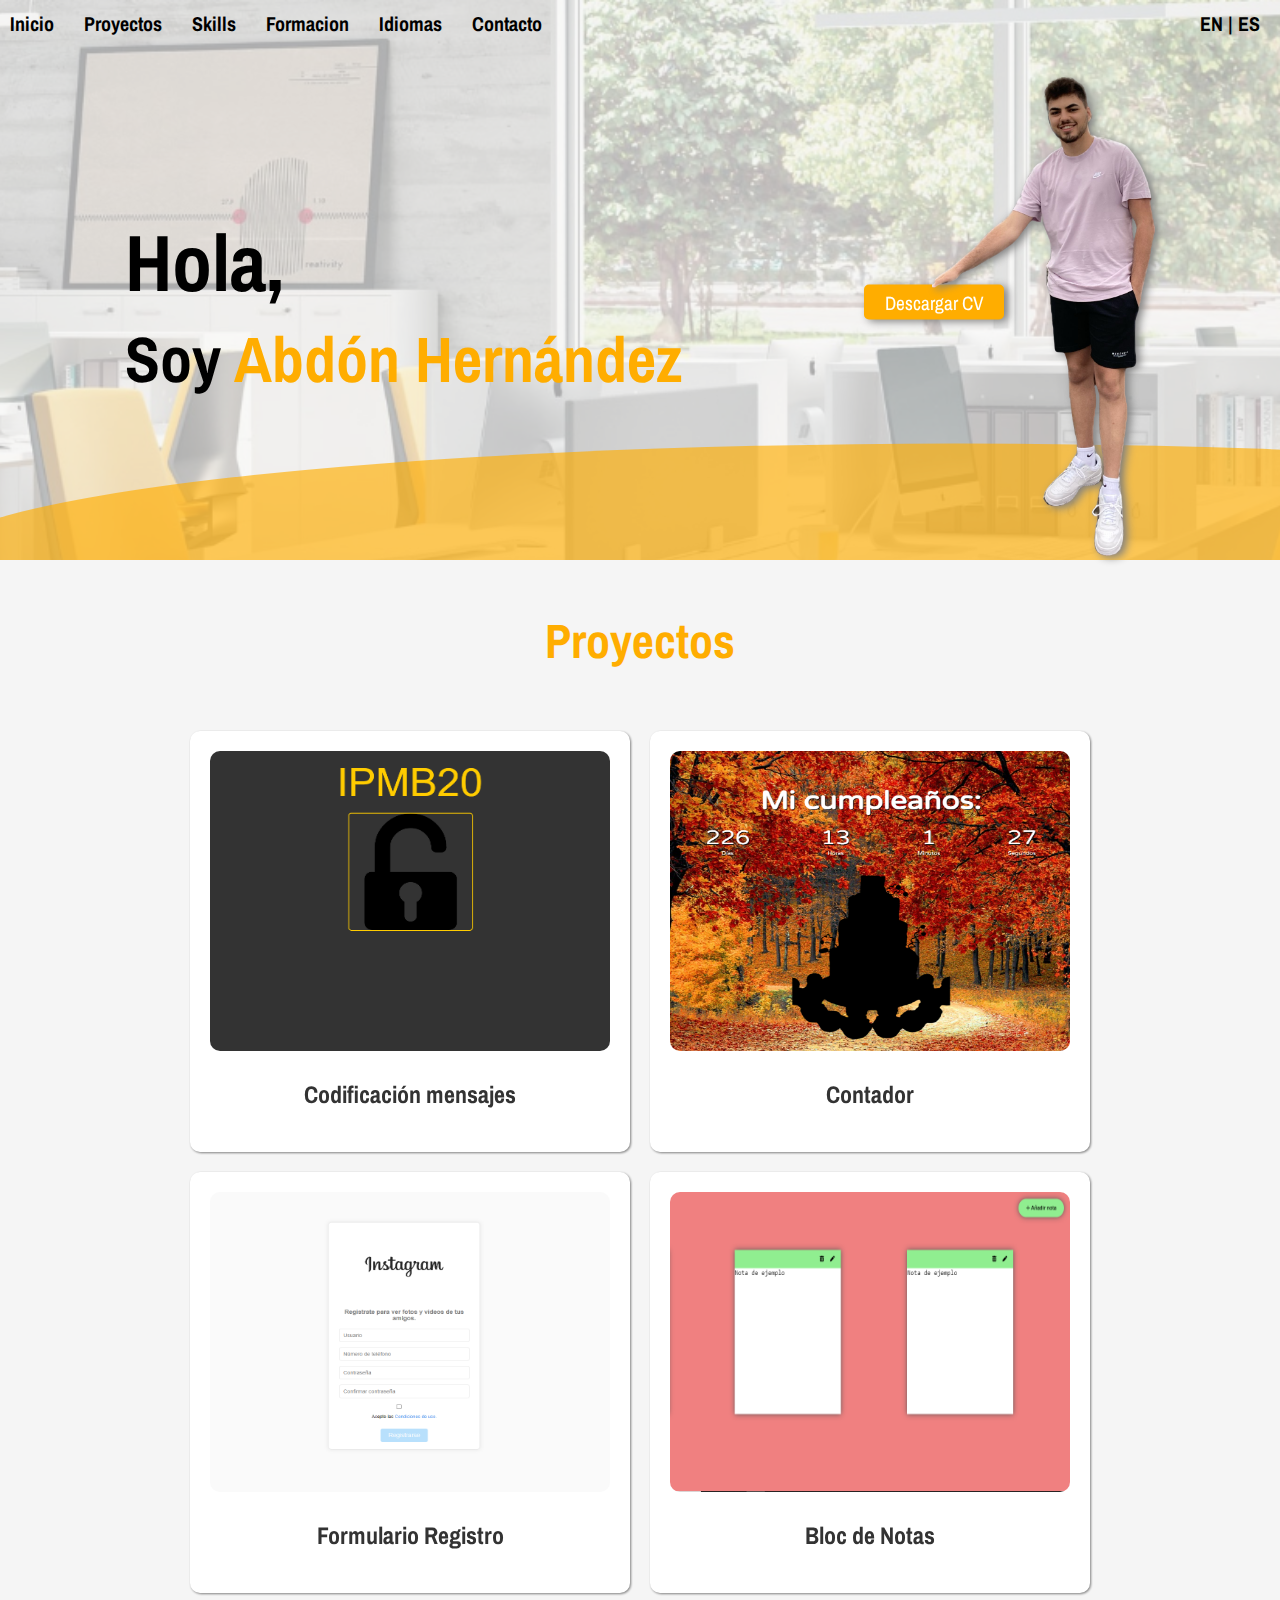
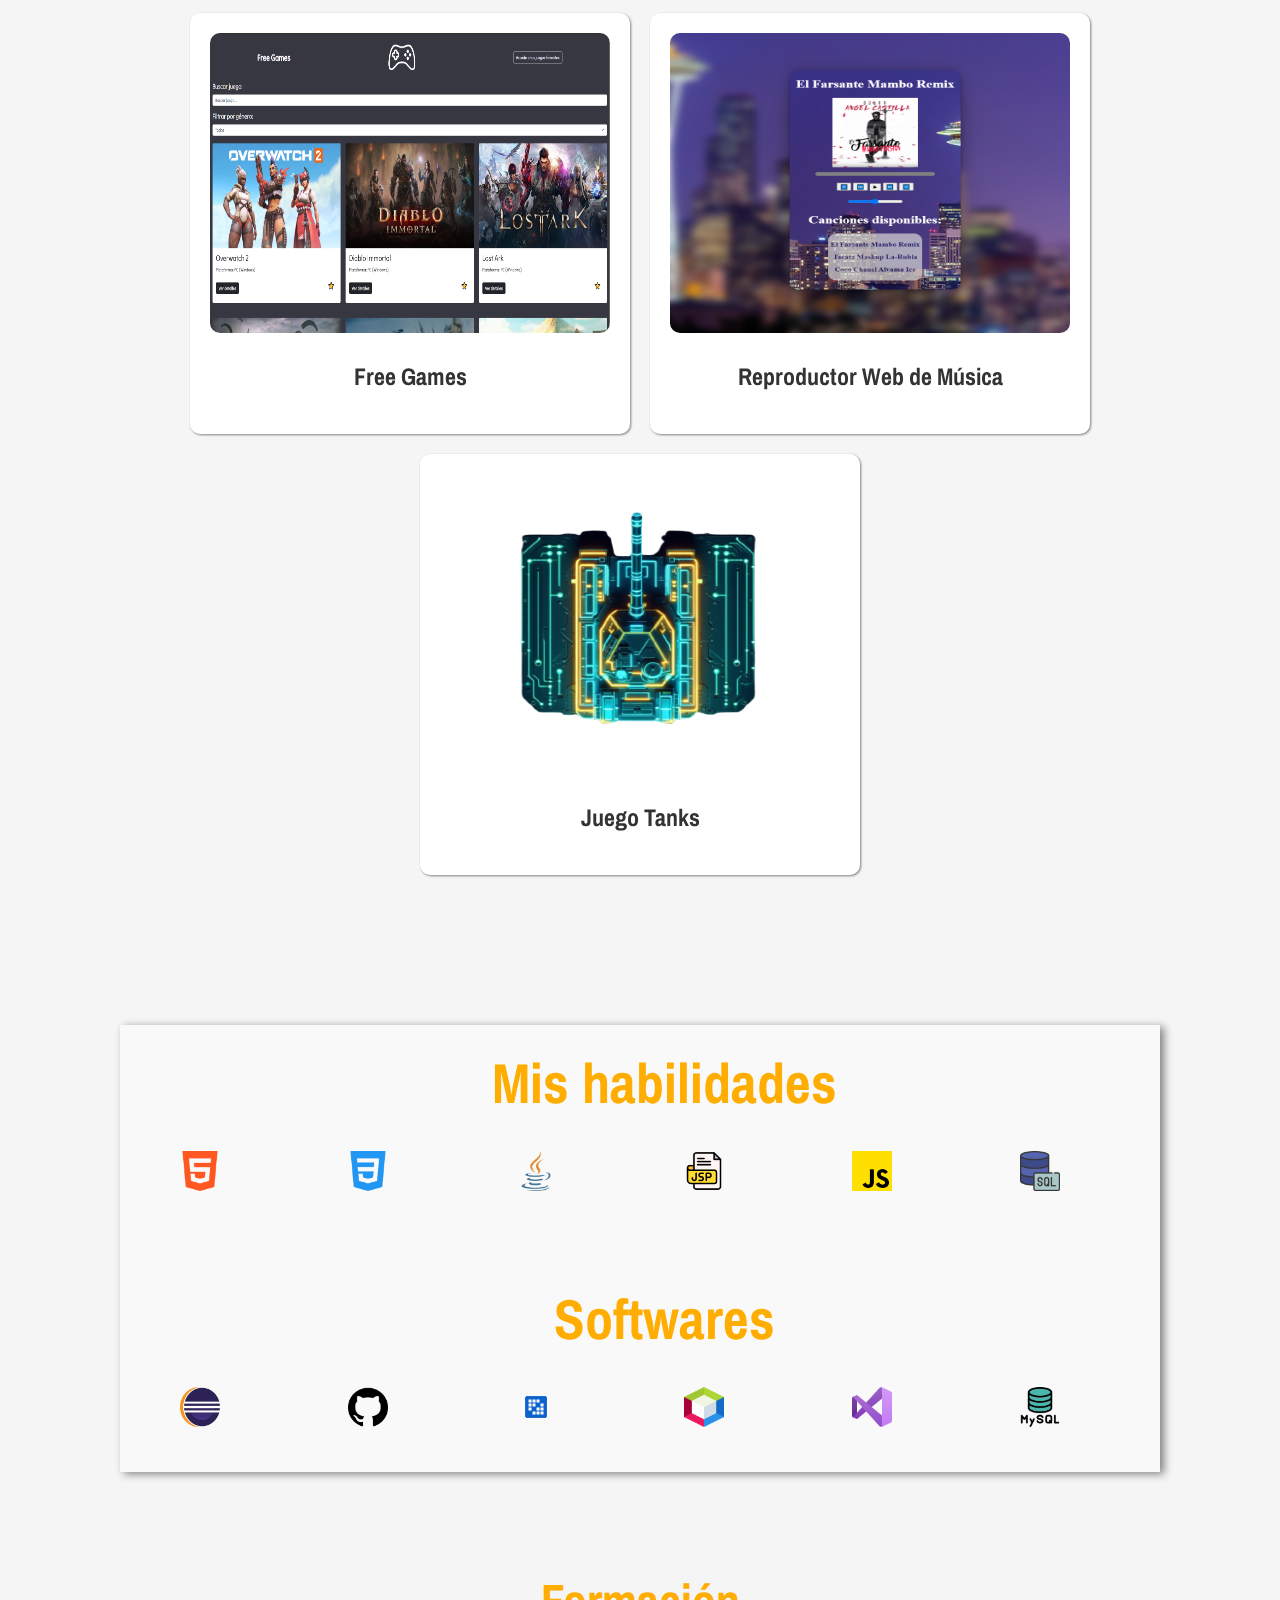
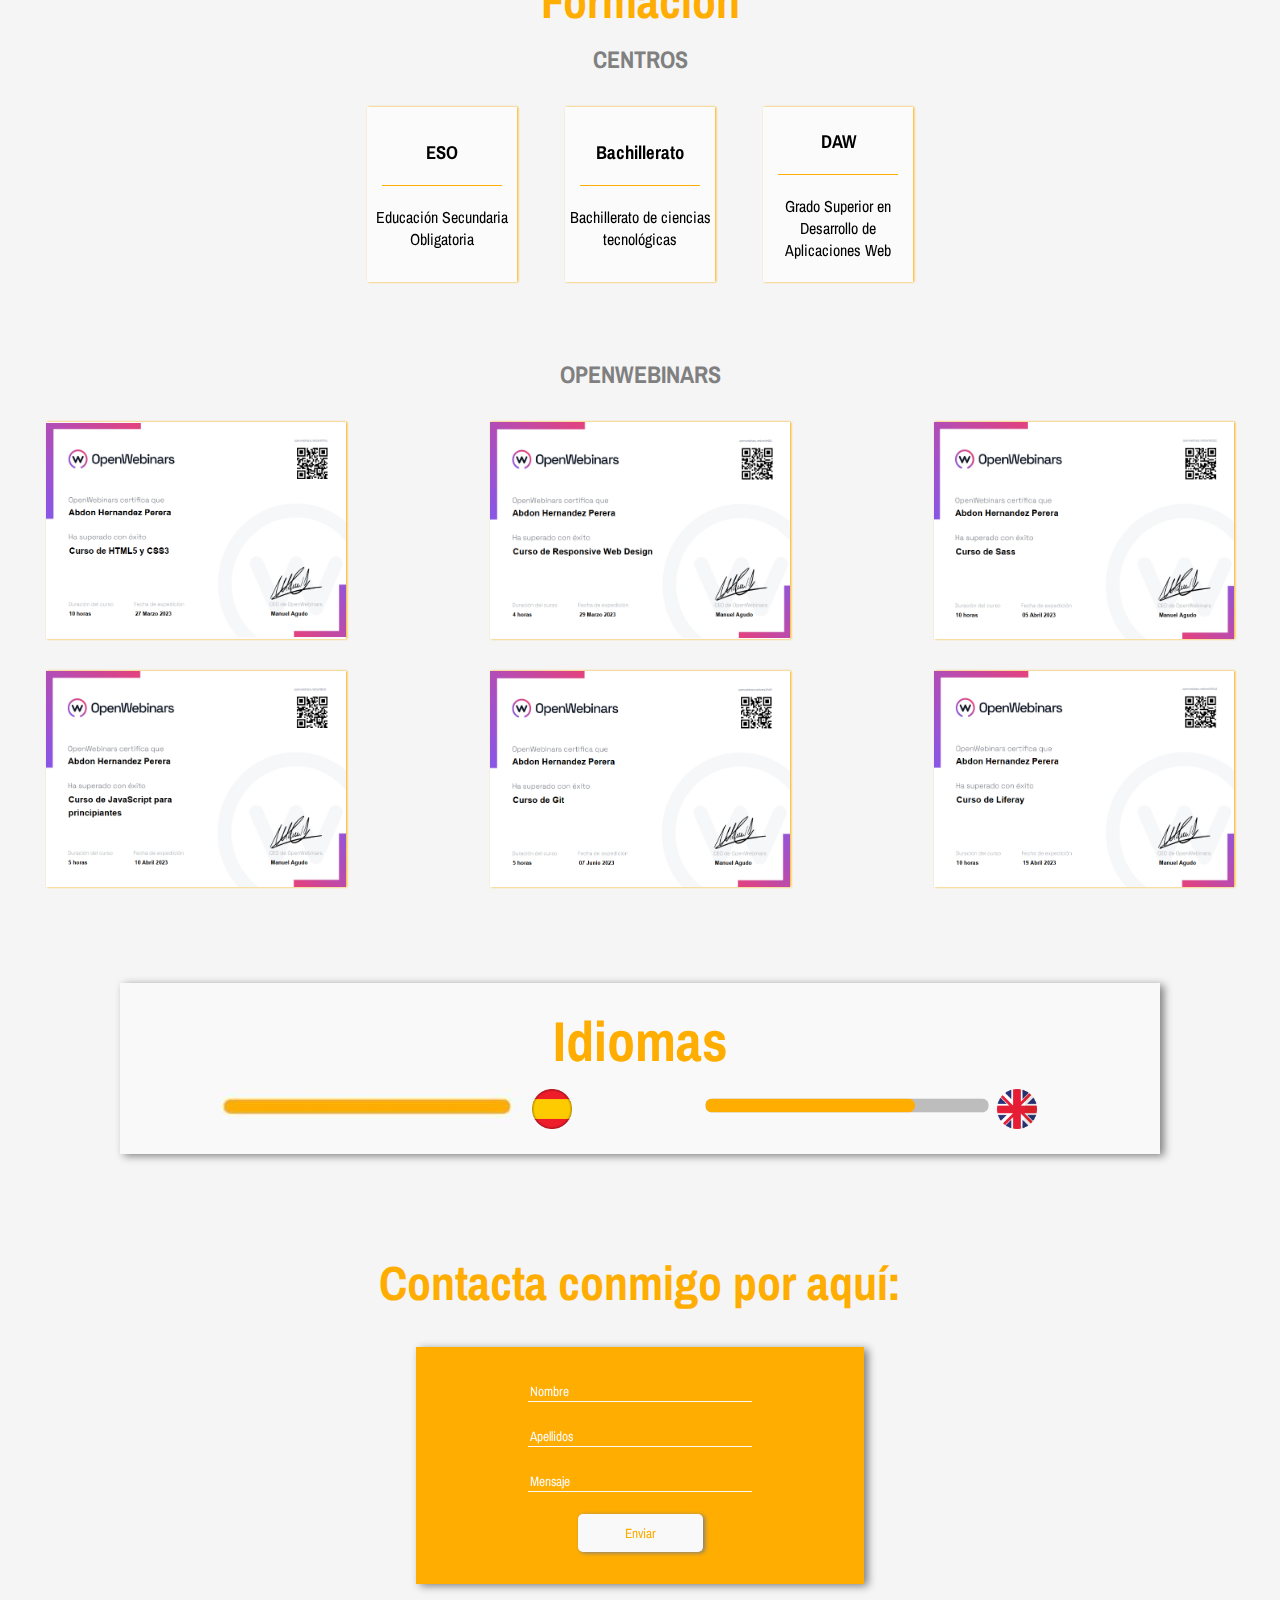
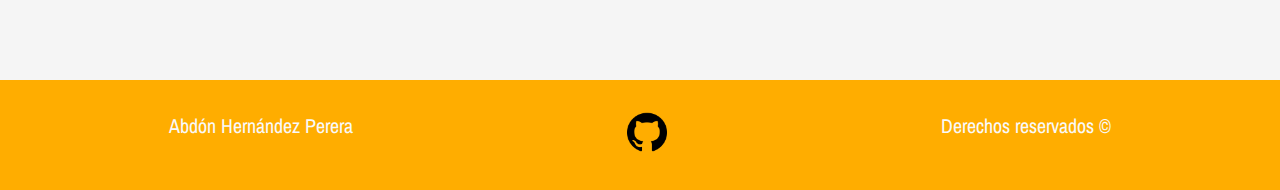
<file: index.html>
<!DOCTYPE html>
<html lang="es">

<head>
    <meta charset="UTF-8">
    <meta name="viewport" content="width=device-width, initial-scale=1.0">
    <link rel="stylesheet" href="style.css">
    <title>Portfolio</title>
</head>

<body class="cuerpo">
    <header>
        <nav>
            <ul>
                <div id="lista">
                    <b>
                        <li>Inicio</li>
                    </b>
                    <b>
                        <li><a href="#proyecto-titulo">Proyectos</li></a>
                    </b>
                    <b>
                        <li><a href="#skills">Skills</li></a>
                    </b>
                    <b>
                        <li><a href="#formacion">Formacion</li></a>
                    </b>
                    <b>
                        <li><a href="#idioma">Idiomas</li></a>
                    </b>
                    <b>
                        <li><a href="#contacto">Contacto</li></a>
                    </b>
                </div>
                <b>
                    <li id="cambiar-idioma"><a href="portfolio-english.html">EN</a> | ES</li>
                </b>
            </ul>
        </nav>
        <div id="cabecera">
            <div id="cabecera-arriba-izquierda">
                <h1>Hola,</h1>
                <h2>Soy <span id="nombre">Abdón Hernández</span></h2>
            </div>
            <div id="cabecera-arriba-derecha">

                <img src="img/cabecera/yo.png" alt="yo" id="imagenYo">
                <div class="elipse"></div>
                <a href="" download><button id="boton">Descargar CV</button></a>
            </div>
        </div>
    </header>
    <h1 id="proyecto-titulo">Proyectos</h1>
    <div class="proyecto-container">
        <br>
        <div class="proyecto">
            <a href="proyectos/cifrado/index.html" target="_blank">
                <img src="img/proyectos/cifrado.PNG">
                <br>
                <br>
                <h2>Codificación mensajes</h2>
                <br>
            </a>
        </div>

        <div class="proyecto">
            <a href="proyectos/gestion de fechas/index.html" target="_blank">
                <img src="img/proyectos/contador.PNG">
                <br>
                <br>
                <h2>Contador</h2>
                <br>
            </a>
        </div>

        <div class="proyecto">
            <a href="proyectos/formulario registro/index.html" target="_blank">
                <img src="img/proyectos/registro.PNG">
                <br>
                <br>
                <h2>Formulario Registro</h2>
                <br>
            </a>
        </div>
        <div class="proyecto">
            <a href="proyectos/BLOC DE NOTAS/index.html" target="_blank">
                <img src="img/proyectos/notas.PNG">
                <br>
                <br>
                <h2>Bloc de Notas</h2>
                <br>
            </a>
        </div>

        <div class="proyecto">
            <a href="https://abdoonhdz.github.io/API-JUEGOSFREE/" target="_blank">
                <img src="img/proyectos/api.PNG">
                <br>
                <br>
                <h2>Free Games</h2>
                <br>
            </a>
        </div>
        <div class="proyecto">
            <a href="https://abdoonhdz.github.io/reproductorMusica/" target="_blank">
                <img src="img/proyectos/reproductor.PNG">
                <br>
                <br>
                <h2>Reproductor Web de Música</h2>
                <br>
            </a>
        </div>
        <div class="proyecto">
            <a href="https://victorsilvamatamoros.github.io/Todas-las-tareas/" target="_blank">
                <img src="img/proyectos/tanks.PNG">
                <br>
                <br>
                <h2>Juego Tanks</h2>
                <br>
            </a>
        </div>
    </div>
    <br><br>
    <div id="skills">
        <div id="skills-dentro">
            <div id="titulo-skill">
                <h3>Mis habilidades</h3>
            </div>
            <div id="barras-skills">
                <div class="barras-izquierda">
                    <div class="barra-logo">
                        <div class="logo">
                            <img src="img/iconos/html-5.png" alt="html">
                        </div>
                    </div>
                    <div class="barra-logo">
                        <div class="logo">
                            <img src="img/iconos/social.png" alt="css">
                        </div>
                    </div>
                    <div class="barra-logo">
                        <div class="logo">
                            <img src="img/iconos/java (1).png" alt="java">
                        </div>
                    </div>
                </div>
                <div class="barras-derecha">
                    <div class="barra-logo">
                        <div class="logo">
                            <img src="img/iconos/jsp.png" alt="jsp">
                        </div>
                    </div>
                    <div class="barra-logo">
                        <div class="logo">
                            <img src="img/iconos/js.png" alt="js">
                        </div>
                    </div>
                    <div class="barra-logo">
                        <div class="logo">
                            <img src="img/iconos/servidor-sql.png" alt="sql">
                        </div>
                    </div>
                </div>
            </div>
            <div id="titulo-skill">
                <br>
                <h3>Softwares</h3>
            </div>
            <div id="barras-skills">
                <div class="barras-izquierda">
                    <div class="barra-logo">
                        <div class="logo">
                            <img src="img/iconos/eclipse.png" alt="eclipse">
                        </div>
                    </div>
                    <div class="barra-logo">
                        <div class="logo">
                            <img src="img/iconos/github.png" alt="github">
                        </div>
                    </div>
                    <div class="barra-logo">
                        <div class="logo">
                            <img src="img/iconos/liferay.png" alt="liferay">
                        </div>
                    </div>
                </div>
                <div class="barras-derecha">
                    <div class="barra-logo">
                        <div class="logo">
                            <img src="img/iconos/netBeans.png" alt="netBeans">
                        </div>
                    </div>
                    <div class="barra-logo">
                        <div class="logo">
                            <img src="img/iconos/visual-basico.png" alt="vsc">
                        </div>
                    </div>
                    <div class="barra-logo">
                        <div class="logo">
                            <img src="img/iconos/mysql.png" alt="mysql">
                        </div>
                    </div>
                </div>
            </div>
        </div>
    </div>
    <div id="formacion">
        <h1>Formación</h1>
        <div id="arriba-formacion">
            <div class="titulo-formacion">
                <h2>CENTROS</h2>
            </div>
            <div class="tarjetas-formacion-curso">
                <div class="tarjeta">
                    <div class="estudio">
                        <h3>ESO</h3>
                        <hr>
                    </div>
                    <div class="descripcion">
                        <p>Educación Secundaria Obligatoria</p>
                    </div>
                </div>
                <div class="tarjeta">
                    <div class="estudio">
                        <h3>Bachillerato</h3>
                        <hr>
                    </div>
                    <div class="descripcion">
                        <p>Bachillerato de ciencias tecnológicas</p>
                    </div>
                </div>
                <div class="tarjeta">
                    <div class="estudio">
                        <h3>DAW</h3>
                        <hr>
                    </div>
                    <div class="descripcion">
                        <p>Grado Superior en Desarrollo de Aplicaciones Web</p>
                    </div>
                </div>
            </div>
        </div>
        <div id="abajo-formacion">
            <br>
            <br>
            <br>
            <div class="titulo-formacion">
                <h2>OPENWEBINARS</h2>
            </div>
            <div class="arriba-ow">
                <div class="tarjetas-formacion-ow">
                    <div class="tarjeta-ow">
                        <div class="estudio">
                            <img src="img/certificados/html y css.PNG" alt="">
                        </div>
                    </div>
                    <div class="tarjeta-ow">
                        <div class="estudio">
                            <img src="img/certificados/rwd.PNG" alt="">
                        </div>
                    </div>
                    <div class="tarjeta-ow">
                        <div class="estudio">
                            <img src="img/certificados/sass.PNG" alt="">
                        </div>
                    </div>
                </div>
            </div>
            <div class="abajo-ow">
                <div class="tarjetas-formacion-ow">
                    <div class="tarjeta-ow">
                        <div class="estudio">
                            <img src="img/certificados/javascript.PNG" alt="">
                        </div>
                    </div>
                    <div class="tarjeta-ow">
                        <div class="estudio">
                            <img src="img/certificados/git.PNG" alt="">
                        </div>
                    </div>
                    <div class="tarjeta-ow">
                        <div class="estudio">
                            <img src="img/certificados/liferay.PNG" alt="">
                        </div>
                    </div>
                </div>
            </div>
        </div>
    </div>
    <div id="idioma">
        <div id="idioma-dentro">
            <div id="titulo-idioma">
                <h3>Idiomas</h3>
            </div>
            <div id="barras-idiomas">
                <div class="barra-izquierda">
                    <div class="barra-logo">
                        <div class="barra">
                            <img src="img/barras/barra-full.PNG" alt="">
                        </div>
                        <div class="logo">
                            <img src="img/iconos/espana.png" alt="espana">
                        </div>
                    </div>

                </div>
                <div class="barra-derecha">
                    <div class="barra-logo">
                        <div class="barra">
                            <img src="img/barras/barra-sql.PNG" alt="">
                        </div>
                        <div class="logo">
                            <img src="img/iconos/reino-unido.png" alt="reino-unido">
                        </div>
                    </div>
                </div>
            </div>
        </div>
    </div>

    <h3 id="titulo-contacto">Contacta conmigo por aquí:</h3>

    <div id="contacto">
        <form action="" method="">
            <input type="text" id="nombre" name="nombre" placeholder="Nombre" required><br><br>

            <input type="text" id="apellidos" name="apellidos" placeholder="Apellidos" required><br><br>

            <input type="text" id="mensaje" name="mensaje" placeholder="Mensaje" required><br><br>

            <input type="submit" value="Enviar">
        </form>
    </div>
    <footer>
        <div id="nombre-footer">
            <p>Abdón Hernández Perera</p>
        </div>
        <div id="imagen-footer">
            <a href="https://github.com/abdoonhdz" target="_blank"><img src="img/iconos/github.png" alt=""></a>
        </div>
        <div id="derechos">
            <p>Derechos reservados ©</p>
        </div>
    </footer>
</body>

</html>
</file>
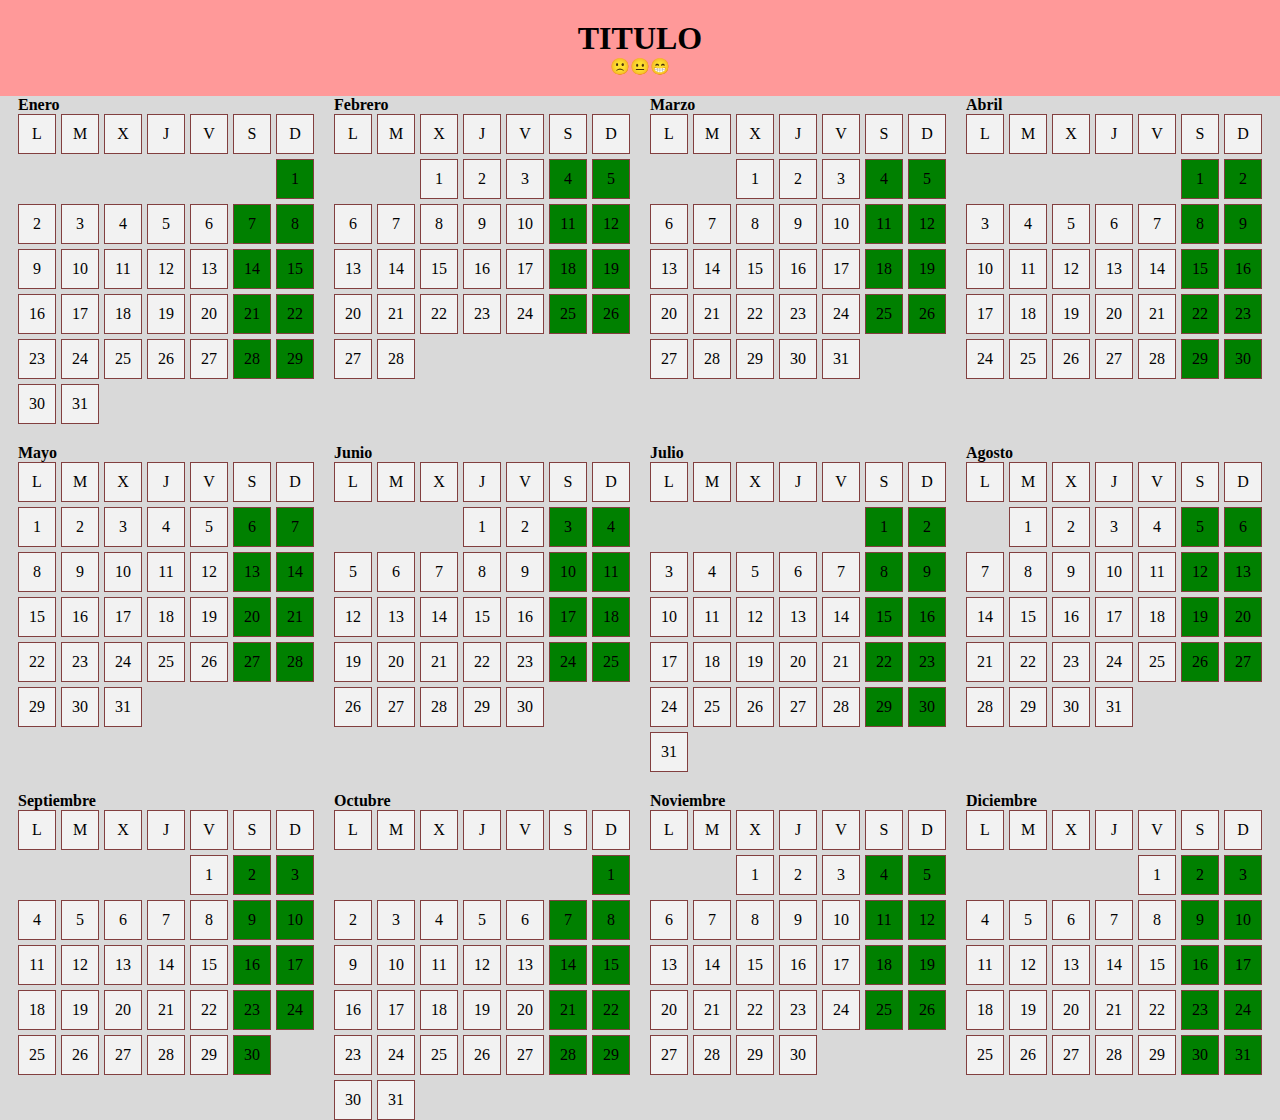
<file: proyectos/calendario/index.html>
<!DOCTYPE html>
<html lang="en">
<head>
    <meta charset="UTF-8">
    <meta name="viewport" content="width=device-width, initial-scale=1.0">
    <title>Document</title>
    <link rel="stylesheet" href="style.css">
</head>
<body>
    <header>
        <h1>TITULO</h1>
        <div class="lostres">
            <div class="botones" id="sadButton">🙁</div>
            <div class="botones" id="regularButton">😐</div>
            <div class="botones" id="happyButton">😁</div>
        </div>
    </header>
    <main>
        
    </main>
    <script src="script.js"></script>
</body>
</html>
</file>
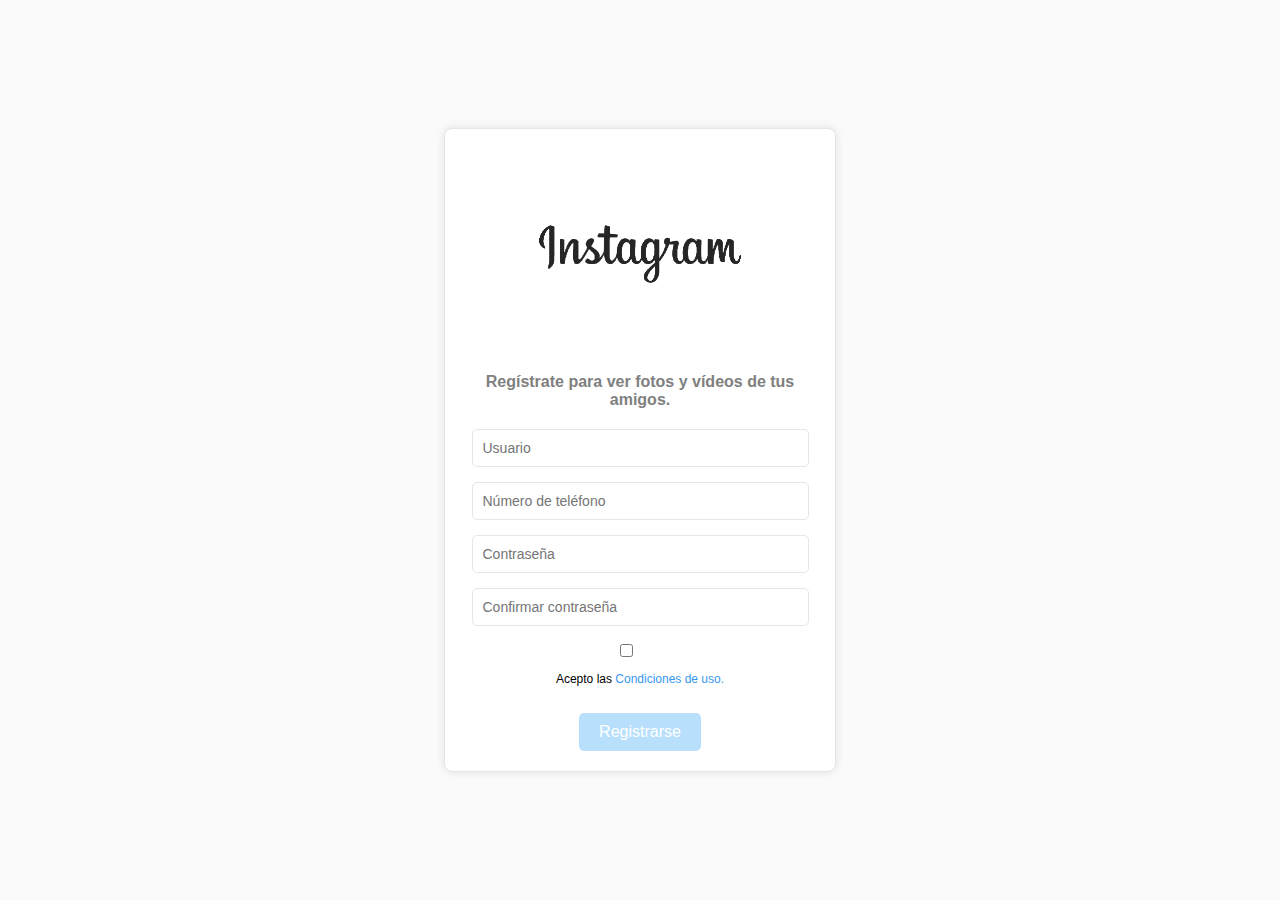
<file: proyectos/formulario registro/index.html>
<!DOCTYPE html>
<html lang="en">

<head>
  <meta charset="UTF-8">
  <meta name="viewport" content="width=device-width, initial-scale=1.0">
  <link rel="stylesheet" href="style.css">
  <script src="script.js" defer></script>
  <title>Formulario Registro</title>
</head>

<body>
  <main>
    <form name="Formulario login" id="loginForm" action="#" method="post">
      <img src="img/instagram-logo-illustration-removebg-preview.png" alt="">
      <h1>Regístrate para ver fotos y vídeos de tus amigos.</h1>
      <div class="inputContainer">
        <input id="userName" type="text" placeholder="Usuario" required>
        <small> </small>
      </div>
      <div class="inputContainer">
        <input id="telefono" type="number" placeholder="Número de teléfono" required>
        <small> </small>
      </div>
      <div class="inputContainer">
        <input id="userPassword" type="password" placeholder="Contraseña" required>
        <small> </small>
      </div>
      <div class="inputContainer">
        <input id="confirmUserPassword" type="password" placeholder="Confirmar contraseña" required>
        <small> </small>
      </div>
      <div class="inputContainer">
        <div class="checkbox">
          <input id="terminos" type="checkbox" required>
          <p>
            Acepto las <a href="https://policies.google.com/terms?hl=es">Condiciones de uso.</a>
          </p>
        </div>
        <small> </small>
      </div>
      <button id="submitButton" type="submit" class="notAvailable">Registrarse</button>
    </form>
  </main>
</body>

</html>
</file>
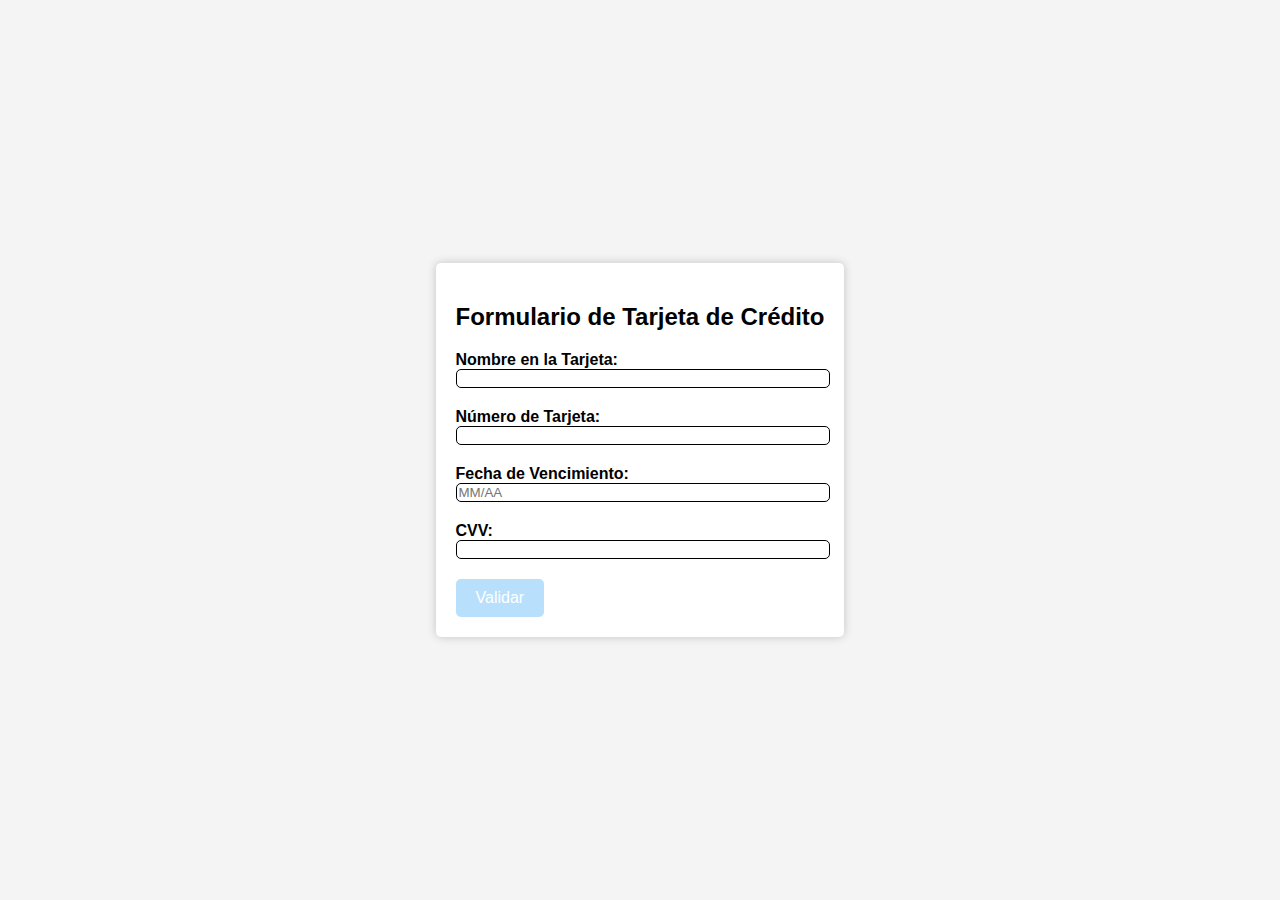
<file: proyectos/formularioTarjeta/index.html>
<!DOCTYPE html>
<html lang="es">

<head>
  <meta charset="UTF-8">
  <meta name="viewport" content="width=device-width, initial-scale=1.0">
  <link rel="stylesheet" href="style.css">
  <script src="script.js" defer></script>
  <title>Formulario de Tarjeta de Crédito</title>
</head>

<body>
  <div class="container">
    <h2>Formulario de Tarjeta de Crédito</h2>
    <form  name="Formulario login" id="loginForm" action="#" method="post">
      <div class="form-group">
        <label for="nombre">Nombre en la Tarjeta:</label>
        <input type="text" id="nombre" name="nombre" required>
        <small> </small>
      </div>
      <div class="form-group">
        <label for="numero">Número de Tarjeta:</label>
        <input type="text" id="numero" name="numero" required>
        <small> </small>
      </div>
      <div class="form-group">
        <label for="fecha">Fecha de Vencimiento:</label>
        <input type="text" id="fecha" name="fecha" placeholder="MM/AA" required>
        <small> </small>
      </div>
      <div class="form-group">
        <label for="cvv">CVV:</label>
        <input type="number" id="cvv" name="cvv" min="100" max="999" required>
        <small> </small>
      </div>
      <button id="boton" type="submit" class="notAvailable">Validar</button>
    </form>
  </div>
</body>

</html>
</file>
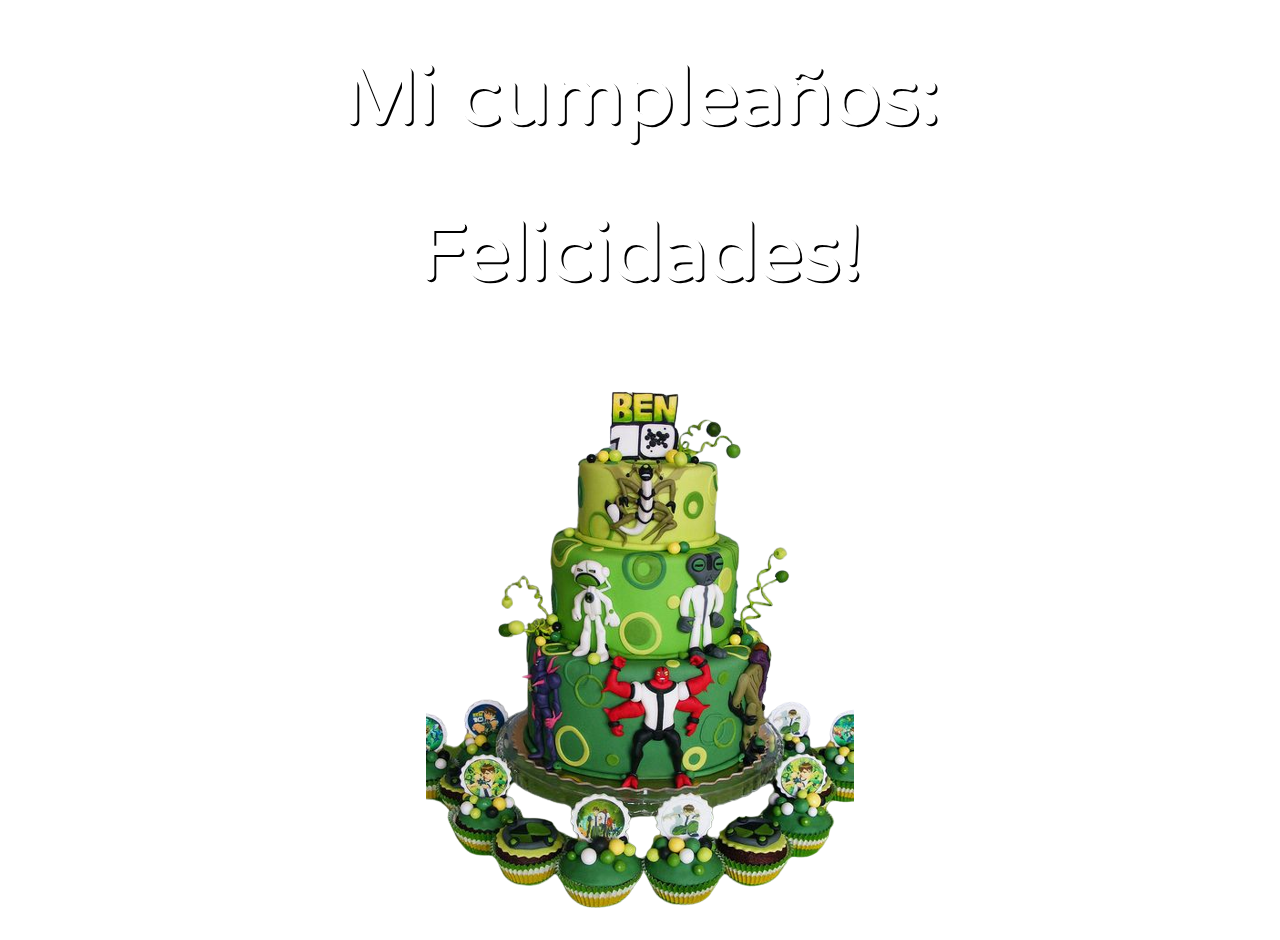
<file: proyectos/gestion de fechas/index.html>
<!DOCTYPE html>
<html lang="es">

<head>
  <title>App</title>
  <meta charset="utf-8">
  <link rel="stylesheet" type="text/css" href="style.css">
  <script type="text/javascript" src="script.js" defer></script>
  <meta name="viewport" content="width=device-width, initial-scale=1.0">
</head>

<body>


  <h1>Mi cumpleaños:</h1>
  <h1 class="oculto" id="felicitacion">Felicidades!</h1>

  <div class="countdown-container" id="contador">
    <div>
      <p id="dias">0</p>
      <span>Días</span>
    </div>

    <div>
      <p id="horas">0</p>
      <span>Horas</span>
    </div>

    <div>
      <p id="minutos">0</p>
      <span>Minutos</span>
    </div>

    <div>
      <p id="segundos">0</p>
      <span>Segundos</span>
    </div>
  </div>

  <div>
    <img id="upcoming-img" class="nocolor-img" src="./imagenes/tarta-removebg-preview.png" alt="upcoming-image">
  </div>
</body>

</html>
</file>
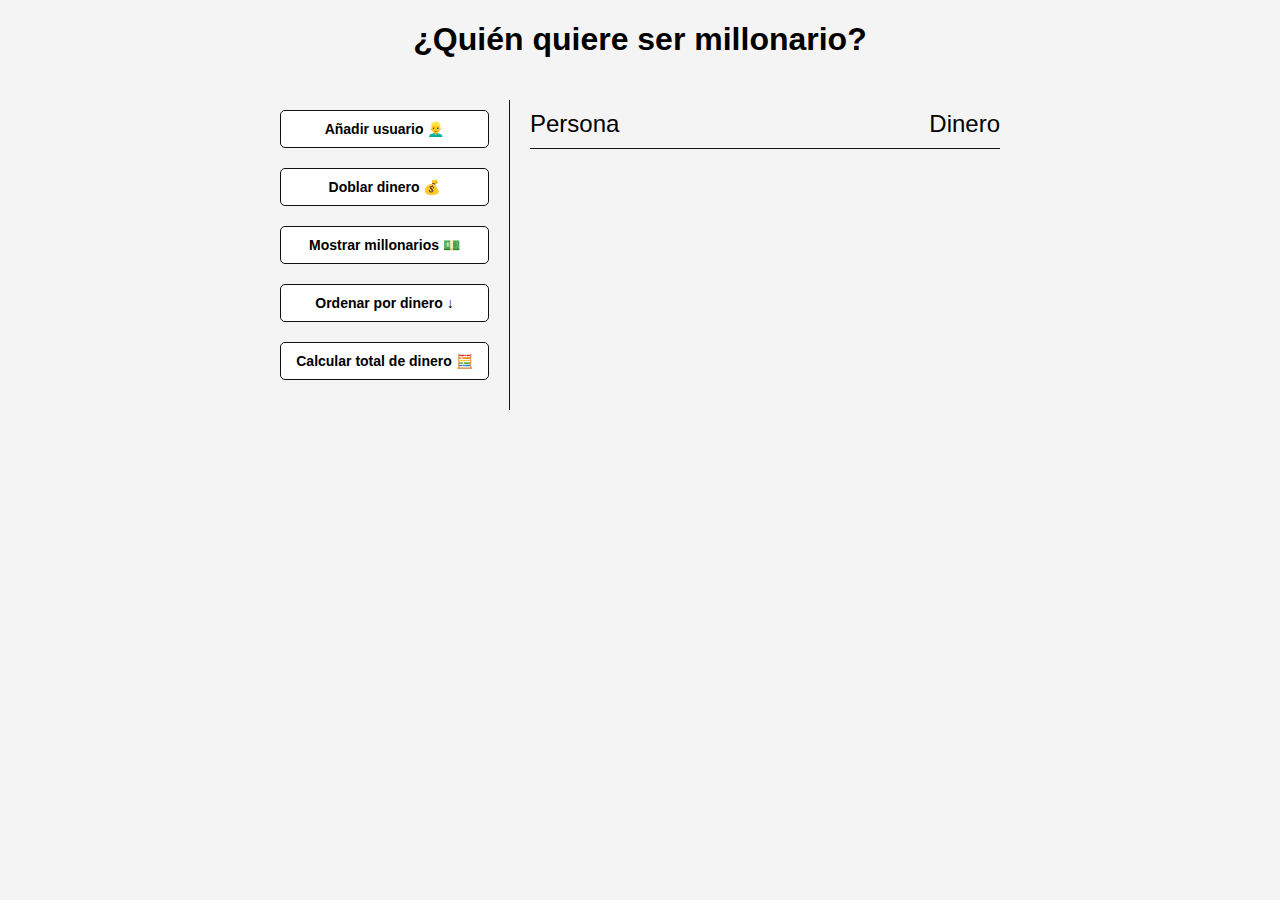
<file: proyectos/millonario/index.html>
<!DOCTYPE html>
<html lang="es">

<head>
    <meta charset="UTF-8">
    <meta http-equiv="X-UA-Compatible" content="IE=edge">
    <meta name="viewport" content="width=device-width, initial-scale=1.0">
    <link rel="stylesheet" href="style.css" />
    <script src="script.js" defer></script>
    <title>Millonarios</title>
</head>

<body>
    <h1>¿Quién quiere ser millonario?</h1>
    <div class="container">
        <aside>
            <button id="add-user">Añadir usuario 👱‍♂️</button>
            <button id="double">Doblar dinero 💰</button>
            <button id="show-millionaires">Mostrar millonarios 💵</button>
            <button id="sort">Ordenar por dinero ↓</button>
            <button id="calculate-wealth">Calcular total de dinero 🧮</button>
        </aside>
        <main id="main">
            <h2><strong>Persona</strong> Dinero</h2>
        </main>
    </div>

</body>

</html>
</file>
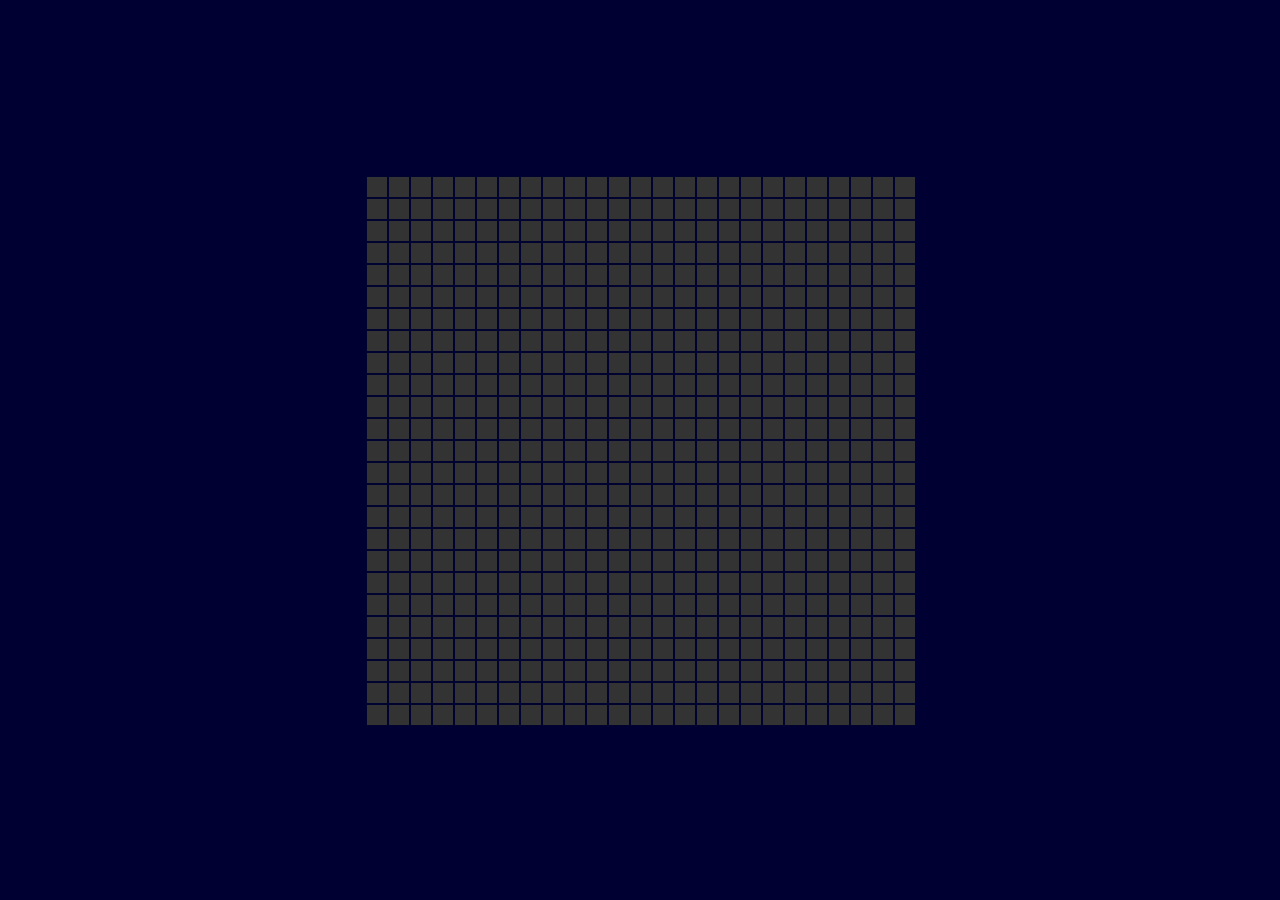
<file: proyectos/tableroColores/index.html>
<!DOCTYPE html>
<html lang="en">
<head>
    <meta charset="UTF-8">
    <meta name="viewport" content="width=device-width, initial-scale=1.0">
    <link rel="stylesheet" href="style.css">
    <title>Tablero colores</title>
</head>
<body>
    
    <script src="script.js"></script>
</body>
</html>
</file>
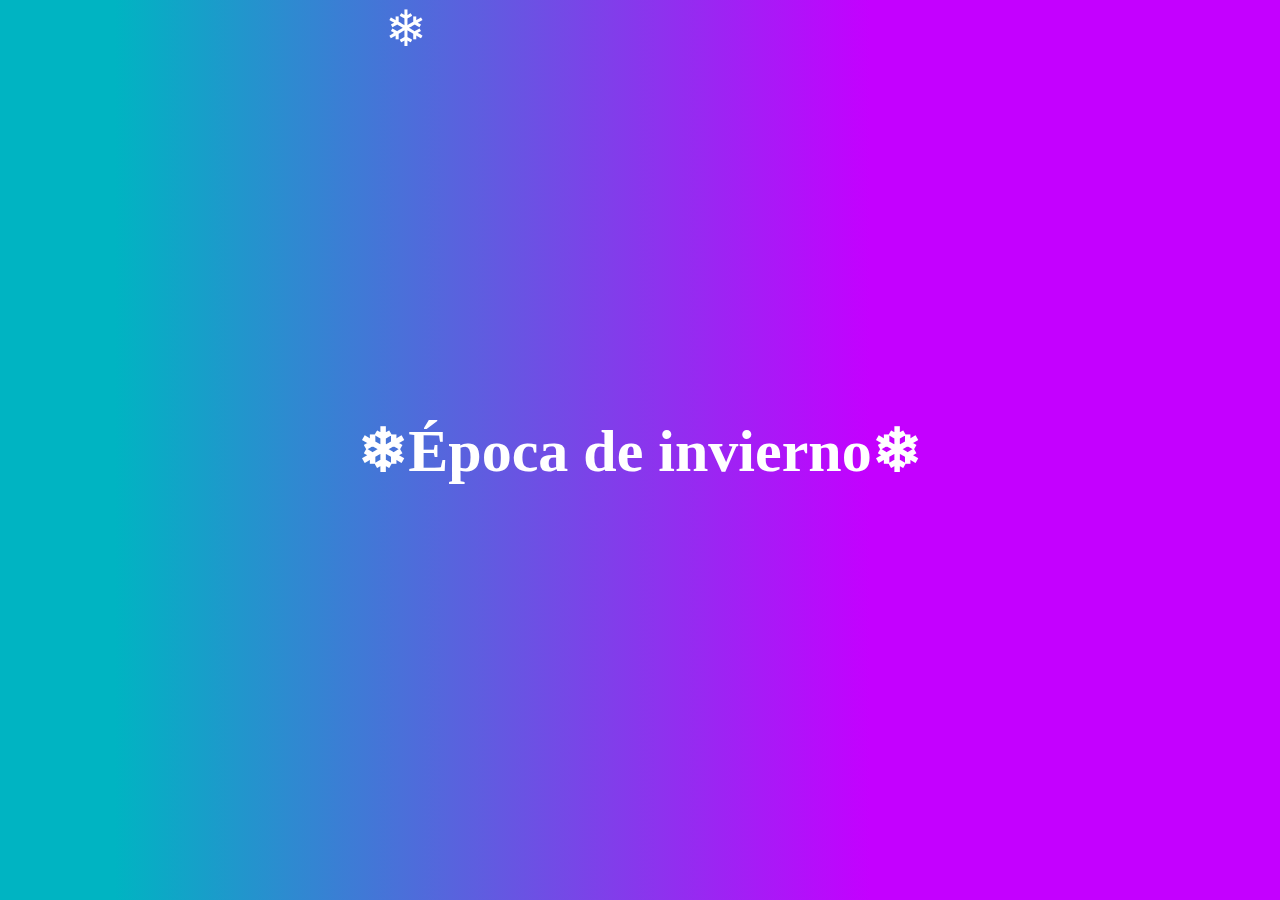
<file: proyectos/window/index.html>
<!DOCTYPE html>
<html lang="en">
<head>
    <meta charset="UTF-8">
    <meta name="viewport" content="width=device-width, initial-scale=1.0">
    <link rel="stylesheet" href="style.css">
    <title>Copos automáticos</title>
</head>
<body>
    <main>
    <h1>❄Época de invierno❄</h1>
<script src="script.js"></script>
</main>
</body>
</html>
</file>
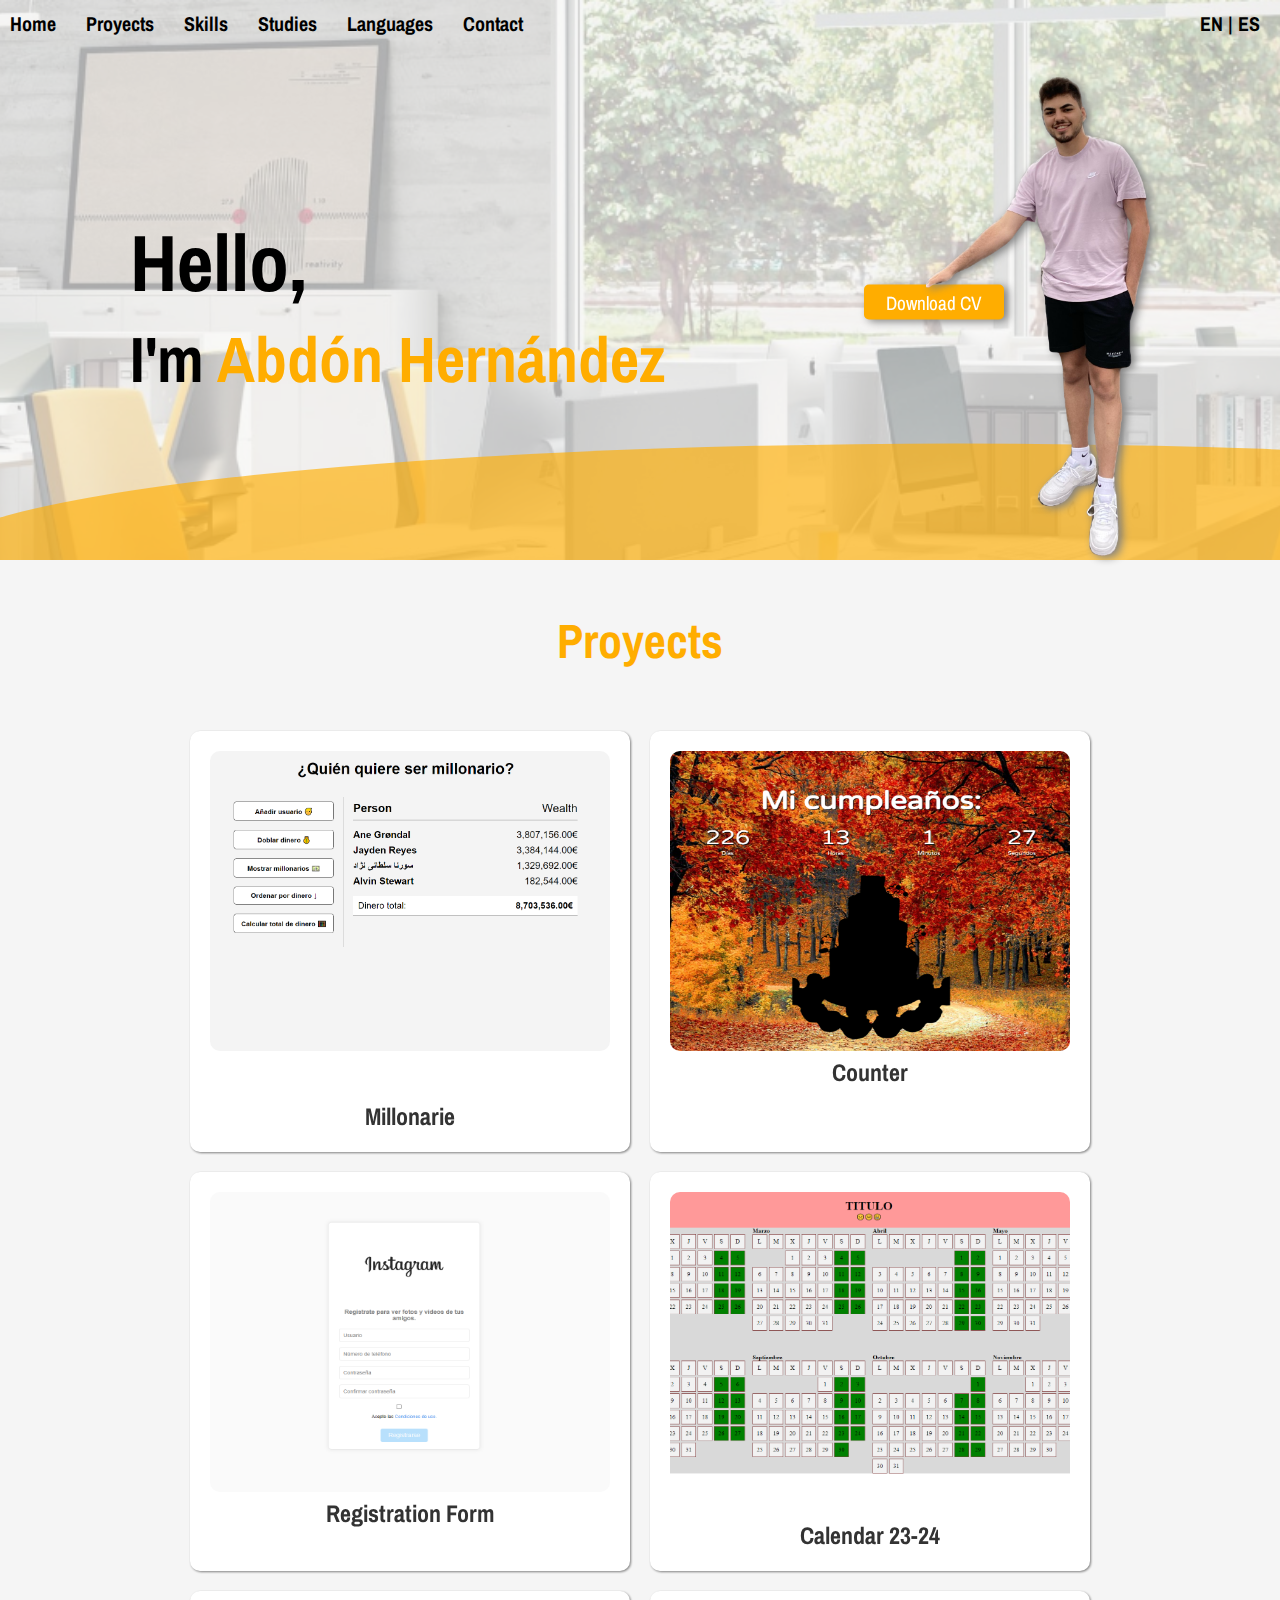
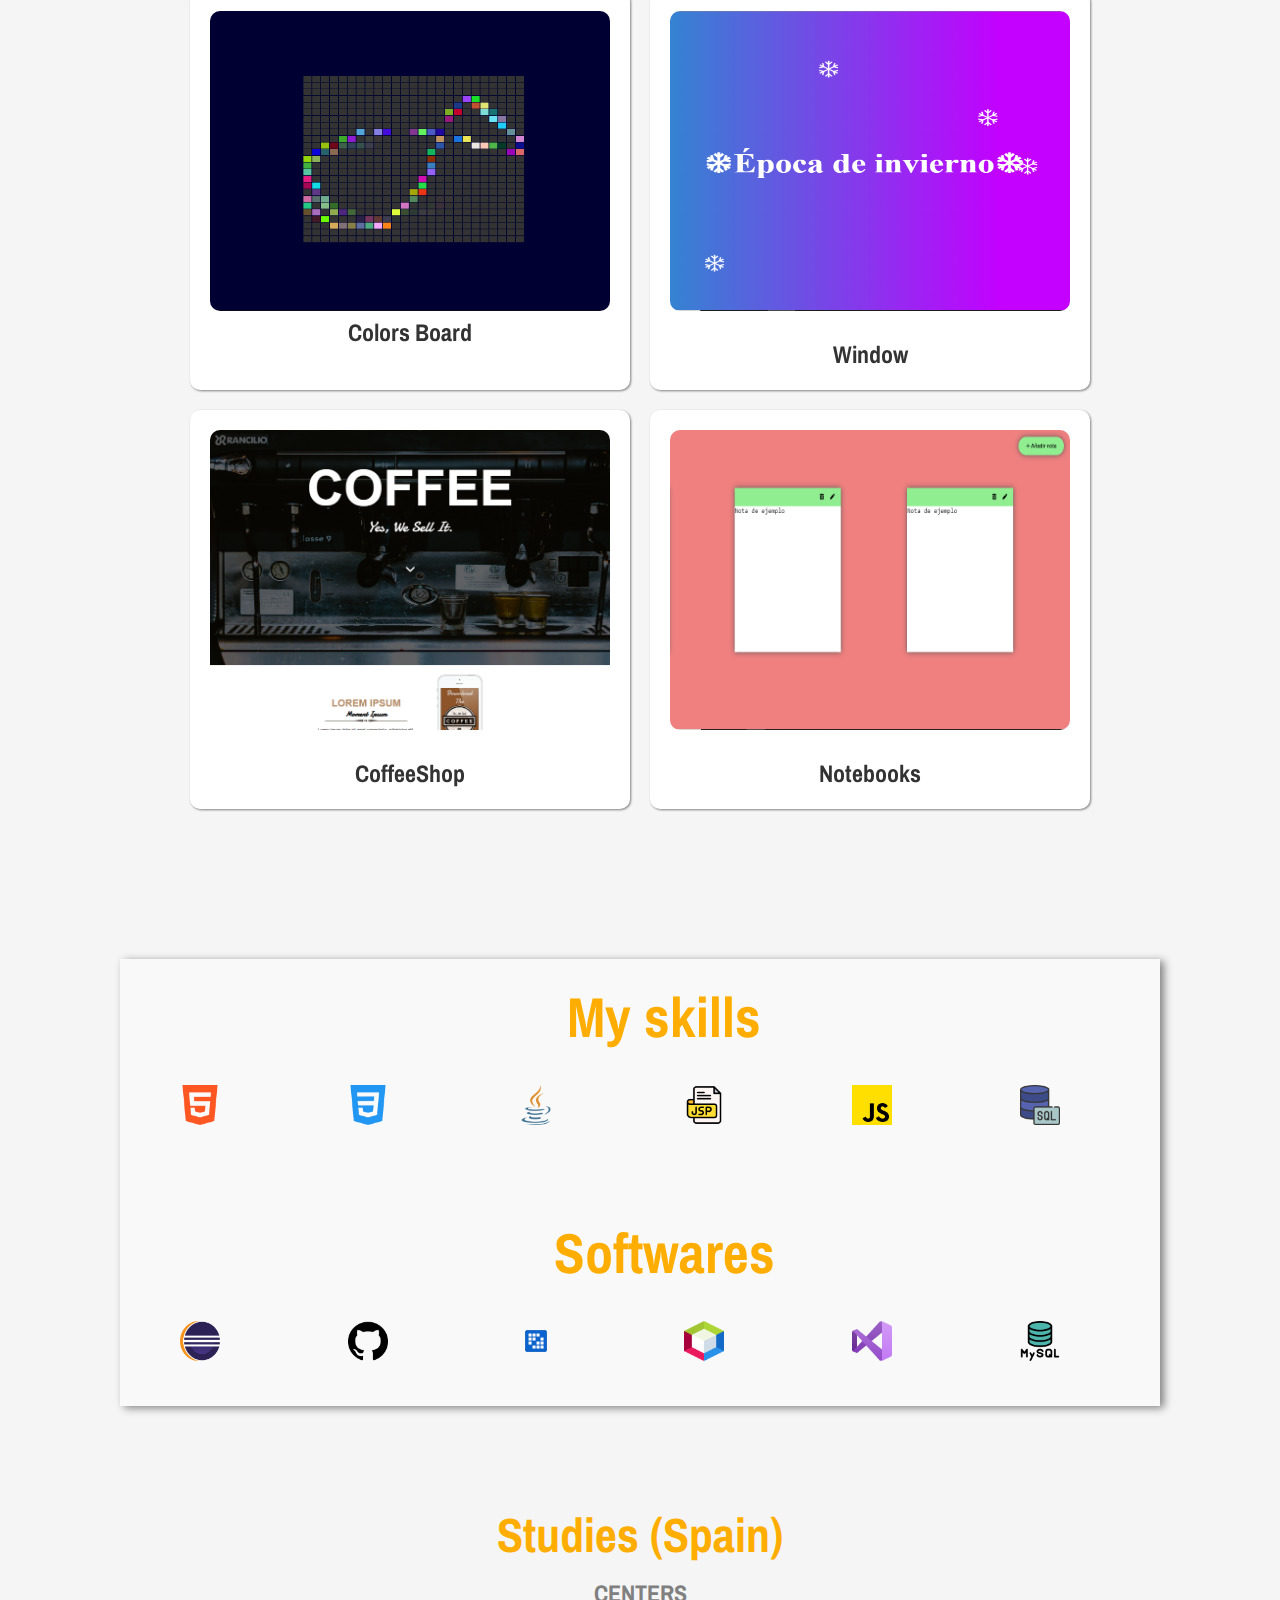
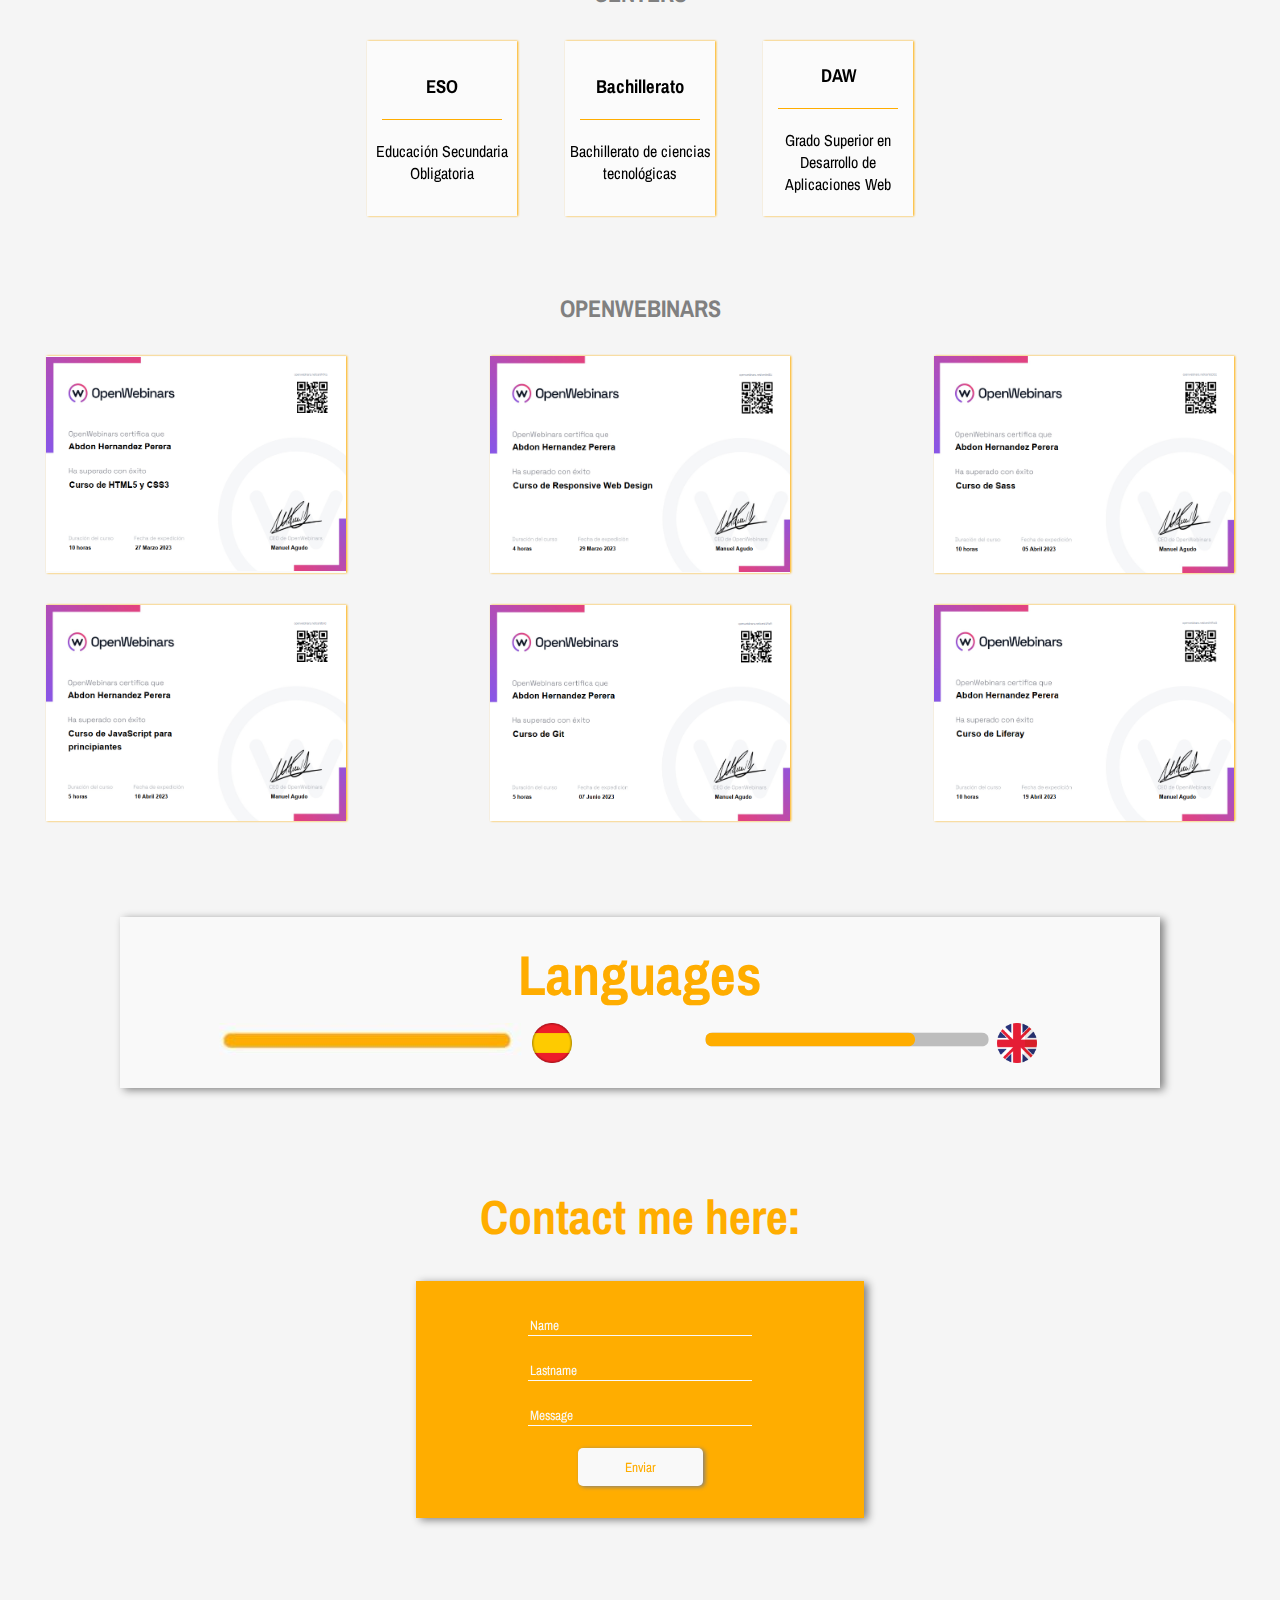
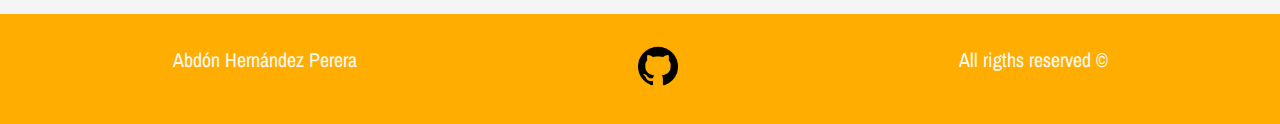
<file: portfolio-english.html>
<!DOCTYPE html>
<html lang="en">
<head>
    <meta charset="UTF-8">
    <meta name="viewport" content="width=device-width, initial-scale=1.0">
    <link rel="stylesheet" href="style.css">
    <title>Portfolio</title>
</head>
<body class="cuerpo">
    <header>
        <nav>
            <ul>
                <div id="lista">
                   <b><li>Home</li></b>
                   <b><li><a href="#proyecto-titulo">Proyects</li></a></b>
                   <b><li><a href="#skills">Skills</li></a></b>
                   <b><li><a href="#formacion">Studies</li></a></b>
                   <b><li><a href="#idioma">Languages</li></a></b>
                   <b><li><a href="#contacto">Contact</li></a></b>
                </div>
                <b><li id="cambiar-idioma">EN | <a href="index.html">ES</a></li></b>
            </ul>
        </nav>
        <div id="cabecera">
                <div id="cabecera-arriba-izquierda">
                    <h1>Hello,</h1>
                    <h2>I'm <span id="nombre">Abdón Hernández</span></h2>
                </div>
                <div id="cabecera-arriba-derecha">
                    
                    <img src="img/cabecera/yo.png" alt="yo" id="imagenYo">
                    <div class="elipse"></div>
                    <a href="" download><button id="boton">Download CV</button></a>
                </div>
        </div>
    </header>
    <h1 id="proyecto-titulo">Proyects</h1>
    <div class="proyecto-container">
        <br>
        <div class="proyecto">
            <a href="proyectos/millonario/index.html" target="_blank">
                <img src="img/proyectos/millonario.PNG">
                <br>
                <br>
                <br>
                <h2>Millonarie</h2>
            </a>
        </div>

        <div class="proyecto">
            <a href="proyectos/gestion de fechas/index.html" target="_blank">
                <img src="img/proyectos/contador.PNG">
                <h2>Counter</h2>
            </a>
        </div>
        
        <div class="proyecto">
            <a href="proyectos/formulario registro/index.html" target="_blank">
                <img src="img/proyectos/registro.PNG">
                <br>
                <h2>Registration Form</h2>
            </a>
        </div>

        <div class="proyecto">
            <a href="proyectos/calendario/index.html" target="_blank">
                <img src="img/proyectos/calendario.PNG">
                <br>
                <br>
                <h2>Calendar 23-24</h2>
            </a>
        </div>

        <div class="proyecto">
            <a href="proyectos/tableroColores/index.html" target="_blank">
                <img src="img/proyectos/tablero.PNG">
                <h2>Colors Board</h2>
            </a>
        </div>

        <div class="proyecto">
            <a href="proyectos/window/index.html" target="_blank">
                <img src="img/proyectos/window.PNG">
                <br>
                <br>
                <h2>Window</h2>
            </a>
        </div>
        <div class="proyecto">
            <a href="proyectos/CoffeShop/index.html" target="_blank">
                <img src="img/proyectos/coffeShop.PNG">
                <br>
                <br>
                <h2>CoffeeShop</h2>
            </a>
        </div>
        <div class="proyecto">
            <a href="proyectos/BLOC DE NOTAS/index.html" target="_blank">
                <img src="img/proyectos/notas.PNG">
                <br>
                <br>
                <h2>Notebooks</h2>
            </a>
        </div>
    </div>
    <br><br>
    <div id="skills">
        <div id="skills-dentro">
            <div id="titulo-skill">
                <h3>My skills</h3>
            </div>
            <div id="barras-skills">
                <div class="barras-izquierda">
                    <div class="barra-logo">
                        <div class="logo">
                            <img src="img/iconos/html-5.png" alt="html">
                        </div>
                    </div>
                    <div class="barra-logo">
                        <div class="logo">
                            <img src="img/iconos/social.png" alt="css">
                        </div>
                    </div>
                    <div class="barra-logo">
                        <div class="logo">
                            <img src="img/iconos/java (1).png" alt="java">
                        </div>
                    </div>
                </div>
                <div class="barras-derecha">
                    <div class="barra-logo">
                        <div class="logo">
                            <img src="img/iconos/jsp.png" alt="jsp">
                        </div>
                    </div>
                    <div class="barra-logo">
                        <div class="logo">
                            <img src="img/iconos/js.png" alt="js">
                        </div>
                    </div>
                    <div class="barra-logo">
                        <div class="logo">
                            <img src="img/iconos/servidor-sql.png" alt="sql">
                        </div>
                    </div>
                </div>
            </div>
            <div id="titulo-skill">
                <br>
                <h3>Softwares</h3>
            </div>
            <div id="barras-skills">
                <div class="barras-izquierda">
                    <div class="barra-logo">
                        <div class="logo">
                            <img src="img/iconos/eclipse.png" alt="eclipse">
                        </div>
                    </div>
                    <div class="barra-logo">
                        <div class="logo">
                            <img src="img/iconos/github.png" alt="github">
                        </div>
                    </div>
                    <div class="barra-logo">
                        <div class="logo">
                            <img src="img/iconos/liferay.png" alt="liferay">
                        </div>
                    </div>
                </div>
                <div class="barras-derecha">
                    <div class="barra-logo">
                        <div class="logo">
                            <img src="img/iconos/netBeans.png" alt="netBeans">
                        </div>
                    </div>
                    <div class="barra-logo">
                        <div class="logo">
                            <img src="img/iconos/visual-basico.png" alt="vsc">
                        </div>
                    </div>
                    <div class="barra-logo">
                        <div class="logo">
                            <img src="img/iconos/mysql.png" alt="mysql">
                        </div>
                    </div>
                </div>
            </div>
        </div>
    </div>
    <div id="formacion">
        <h1>Studies (Spain)</h1>
        <div id="arriba-formacion">
            <div class="titulo-formacion">
                <h2>CENTERS</h2>
            </div>
            <div class="tarjetas-formacion-curso">
                <div class="tarjeta">
                    <div class="estudio">
                        <h3>ESO</h3>
                        <hr>
                    </div>
                    <div class="descripcion">
                        <p>Educación Secundaria Obligatoria</p>
                    </div>
                </div>
                <div class="tarjeta">
                    <div class="estudio">
                        <h3>Bachillerato</h3>
                        <hr>
                    </div>
                    <div class="descripcion">
                        <p>Bachillerato de ciencias tecnológicas</p>
                    </div>
                </div>
                <div class="tarjeta">
                    <div class="estudio">
                        <h3>DAW</h3>
                        <hr>
                    </div>
                    <div class="descripcion">
                        <p>Grado Superior en Desarrollo de Aplicaciones Web</p>
                    </div>
                </div>
            </div>
        </div>
        <div id="abajo-formacion">
            <br>
            <br>
            <br>
            <div class="titulo-formacion">
                <h2>OPENWEBINARS</h2>
            </div>
            <div class="arriba-ow">
                <div class="tarjetas-formacion-ow">
                    <div class="tarjeta-ow">
                        <div class="estudio">
                            <img src="img/certificados/html y css.PNG" alt="">
                        </div>
                    </div>
                    <div class="tarjeta-ow">
                        <div class="estudio">
                            <img src="img/certificados/rwd.PNG" alt="">
                        </div>
                    </div>
                    <div class="tarjeta-ow">
                        <div class="estudio">
                            <img src="img/certificados/sass.PNG" alt="">
                        </div>
                    </div>
                </div>
            </div>
            <div class="abajo-ow">
                <div class="tarjetas-formacion-ow">
                    <div class="tarjeta-ow">
                        <div class="estudio">
                            <img src="img/certificados/javascript.PNG" alt="">
                        </div>
                    </div>
                    <div class="tarjeta-ow">
                        <div class="estudio">
                            <img src="img/certificados/git.PNG" alt="">
                        </div>
                    </div>
                    <div class="tarjeta-ow">
                        <div class="estudio">
                            <img src="img/certificados/liferay.PNG" alt="">
                        </div>
                    </div>
                </div>
            </div>
        </div>
    </div>
    <div id="idioma">
        <div id="idioma-dentro">
            <div id="titulo-idioma">
                <h3>Languages</h3>
            </div>
            <div id="barras-idiomas">
                <div class="barra-izquierda">
                    <div class="barra-logo">
                        <div class="barra">
                            <img src="img/barras/barra-full.PNG" alt="">
                        </div>
                        <div class="logo">
                            <img src="img/iconos/espana.png" alt="espana">
                        </div>
                    </div>

                </div>
                <div class="barra-derecha">
                    <div class="barra-logo">
                        <div class="barra">
                            <img src="img/barras/barra-sql.PNG" alt="">
                        </div>
                        <div class="logo">
                            <img src="img/iconos/reino-unido.png" alt="reino-unido">
                        </div>
                    </div>
                </div>
            </div>
        </div>
    </div>

    <h3 id="titulo-contacto">Contact me here:</h3>

    <div id="contacto">    
        <form action="" method="">
            <input type="text" id="nombre" name="nombre" placeholder="Name" required><br><br>
    
            <input type="text" id="apellidos" name="apellidos" placeholder="Lastname" required><br><br>
    
            <input type="text" id="mensaje" name="mensaje" placeholder="Message" required><br><br>
        
            <input type="submit" value="Enviar">
        </form>
    </div>
    <footer>
        <div id="nombre-footer">
            <p>Abdón Hernández Perera</p>
        </div>
        <div id="imagen-footer">
            <a href="https://github.com/abdoonhdz" target="_blank"><img src="img/iconos/github.png" alt=""></a>
        </div>
        <div id="derechos">
            <p>All rigths reserved ©</p>
        </div>
    </footer>
</body>
</html>
</file>
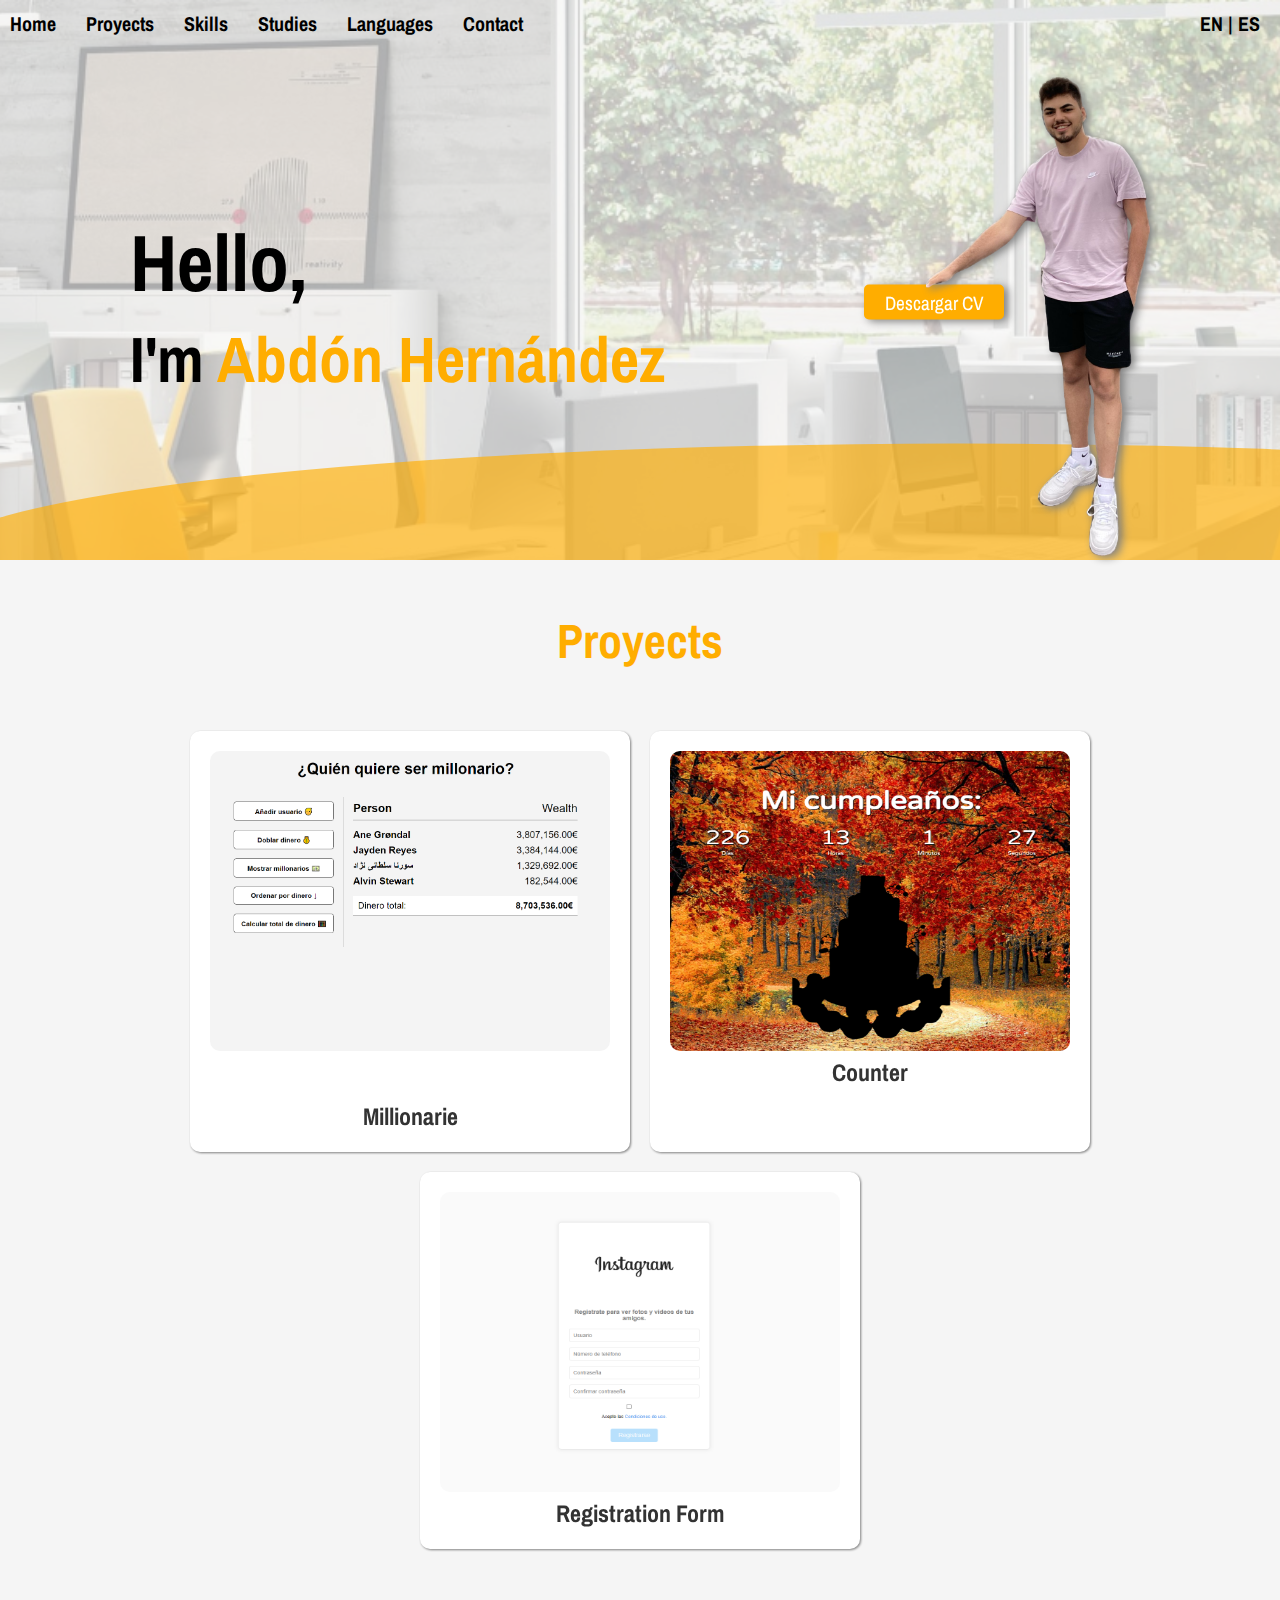
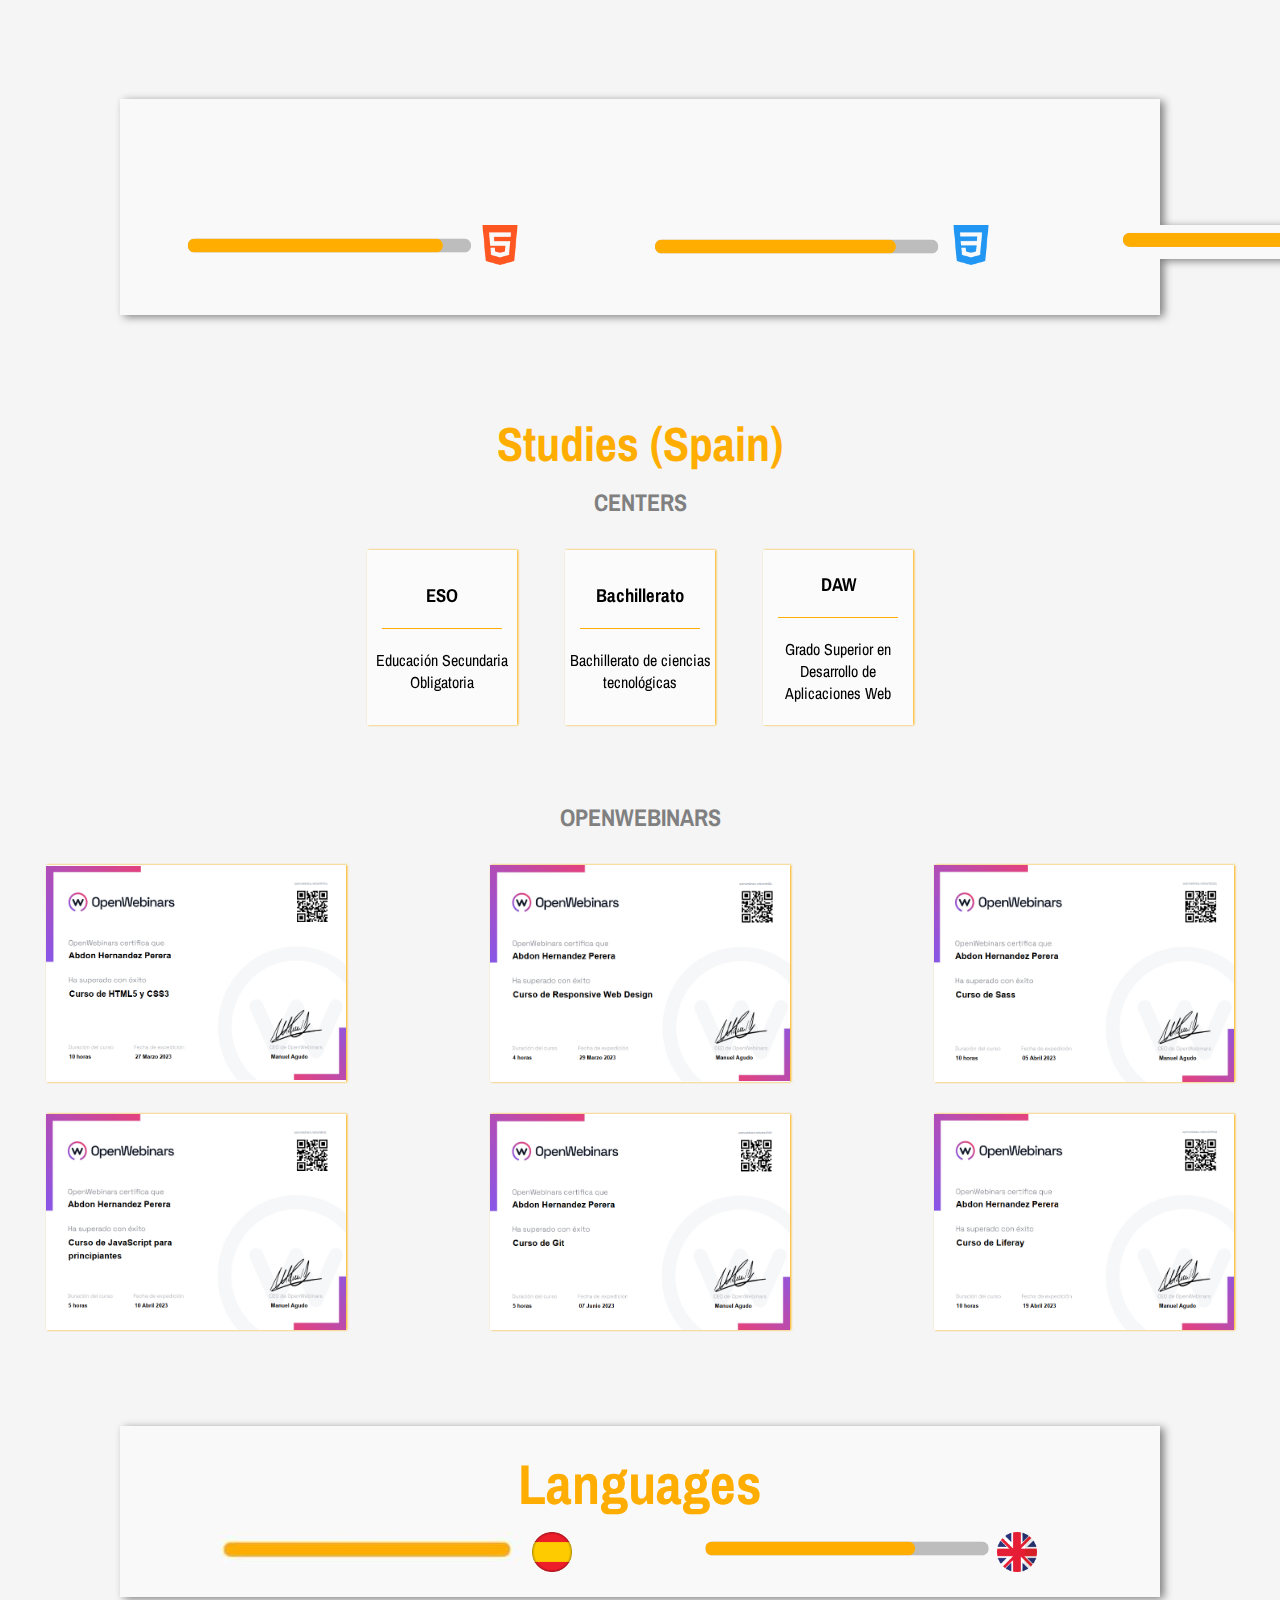
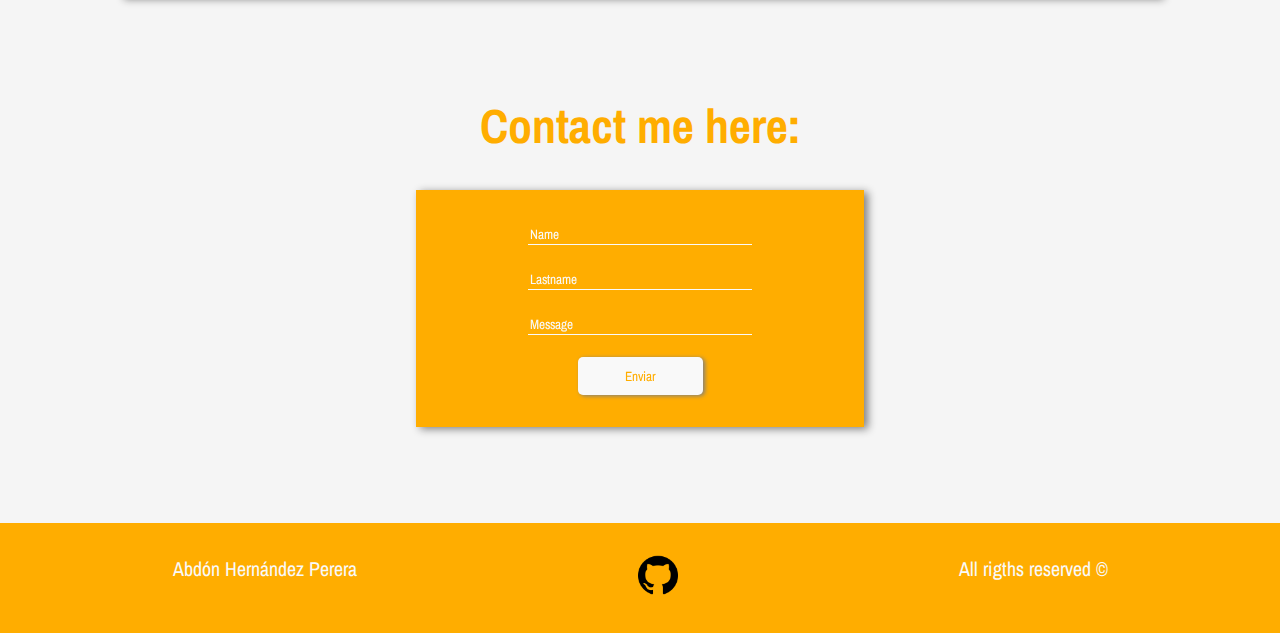
<file: portfolio-ingles.html>
<!DOCTYPE html>
<html lang="en">
<head>
    <meta charset="UTF-8">
    <meta name="viewport" content="width=device-width, initial-scale=1.0">
    <link rel="stylesheet" href="style.css">
    <title>Portfolio</title>
</head>
<body>
    <header>
        <nav>
            <ul>
                <div id="lista">
                   <b><li>Home</li></b>
                   <b><li><a href="#proyecto-titulo">Proyects</li></a></b>
                   <b><li><a href="#skills">Skills</li></a></b>
                   <b><li><a href="#formacion">Studies</li></a></b>
                   <b><li><a href="#idiomas">Languages</li></a></b>
                   <b><li><a href="#contacto">Contact</li></a></b>
                </div>
                <b><li id="cambiar-idioma">EN | <a href="index.html">ES</a></li></b>
            </ul>
        </nav>
        <div id="cabecera">
                <div id="cabecera-arriba-izquierda">
                    <h1>Hello,</h1>
                    <h2>I'm <span id="nombre">Abdón Hernández</span></h2>
                </div>
                <div id="cabecera-arriba-derecha">
                    
                    <img src="img/cabecera/yo.png" alt="yo" id="imagenYo">
                    <div class="elipse"></div>
                    <a href="curriculum/Curriculum vitae - Abdón Hernández Perera.pdf" download><button id="boton">Descargar CV</button></a>
                </div>
        </div>
    </header>
    <h1 id="proyecto-titulo">Proyects</h1>
    <div class="proyecto-container">
        <br>
        <div class="proyecto">
            <a href="https://abdoonhdz.github.io/Proyectos-Cliente/millonario/index.html" target="_blank">
                <img src="img/proyectos/millonario.PNG">
                <br>
                <br>
                <br>
                <h2>Millionarie</h2>
            </a>
        </div>

        <div class="proyecto">
            <a href="https://abdoonhdz.github.io/Proyectos-Cliente/gestion%20de%20fechas/index.html" target="_blank">
                <img src="img/proyectos/contador.PNG">
                <h2>Counter</h2>
            </a>
        </div>
        
        <div class="proyecto">
            <a href="https://abdoonhdz.github.io/Proyectos-Cliente/formulario%20registro/index.html" target="_blank">
                <img src="img/proyectos/registro.PNG">
                <h2>Registration Form</h2>
            </a>
        </div>
    </div>
    <br><br>
    <div id="skills">
        <div id="skills-dentro">
            <div id="titulo-skill">
                <h3>My skills</h3>
            </div>
            <div id="barras-skills">
                <div class="barras-izquierda">
                    <div class="barra-logo">
                        <div class="barra">
                            <img src="img/barras/barra-html.PNG" alt="">
                        </div>
                        <div class="logo">
                            <img src="img/iconos/html-5.png" alt="html">
                        </div>
                    </div>
                    <div class="barra-logo">
                        <div class="barra">
                            <img src="img/barras/barra-css.PNG" alt="">
                        </div>
                        <div class="logo">
                            <img src="img/iconos/social.png" alt="css">
                        </div>
                    </div>
                    <div class="barra-logo">
                        <div class="barra">
                            <img src="img/barras/barra-java.PNG" alt="">
                        </div>
                        <div class="logo">
                            <img src="img/iconos/java (1).png" alt="java">
                        </div>
                    </div>
                </div>
                <div class="barras-derecha">
                    <div class="barra-logo">
                        <div class="barra">
                            <img src="img/barras/barra-jsp.PNG" alt="">
                        </div>
                        <div class="logo">
                            <img src="img/iconos/jsp.png" alt="jsp">
                        </div>
                    </div>
                    <div class="barra-logo">
                        <div class="barra">
                            <img src="img/barras/barra-javascript.PNG" alt="">
                        </div>
                        <div class="logo">
                            <img src="img/iconos/js.png" alt="js">
                        </div>
                    </div>
                    <div class="barra-logo">
                        <div class="barra">
                            <img src="img/barras/barra-sql.PNG" alt="">
                        </div>
                        <div class="logo">
                            <img src="img/iconos/servidor-sql.png" alt="sql">
                        </div>
                    </div>
                </div>
            </div>
        </div>
    </div>
    <div id="formacion">
        <h1>Studies (Spain)</h1>
        <div id="arriba-formacion">
            <div class="titulo-formacion">
                <h2>CENTERS</h2>
            </div>
            <div class="tarjetas-formacion-curso">
                <div class="tarjeta">
                    <div class="estudio">
                        <h3>ESO</h3>
                        <hr>
                    </div>
                    <div class="descripcion">
                        <p>Educación Secundaria Obligatoria</p>
                    </div>
                </div>
                <div class="tarjeta">
                    <div class="estudio">
                        <h3>Bachillerato</h3>
                        <hr>
                    </div>
                    <div class="descripcion">
                        <p>Bachillerato de ciencias tecnológicas</p>
                    </div>
                </div>
                <div class="tarjeta">
                    <div class="estudio">
                        <h3>DAW</h3>
                        <hr>
                    </div>
                    <div class="descripcion">
                        <p>Grado Superior en Desarrollo de Aplicaciones Web</p>
                    </div>
                </div>
            </div>
        </div>
        <div id="abajo-formacion">
            <br>
            <br>
            <br>
            <div class="titulo-formacion">
                <h2>OPENWEBINARS</h2>
            </div>
            <div class="arriba-ow">
                <div class="tarjetas-formacion-ow">
                    <div class="tarjeta-ow">
                        <div class="estudio">
                            <img src="img/certificados/html y css.PNG" alt="">
                        </div>
                    </div>
                    <div class="tarjeta-ow">
                        <div class="estudio">
                            <img src="img/certificados/rwd.PNG" alt="">
                        </div>
                    </div>
                    <div class="tarjeta-ow">
                        <div class="estudio">
                            <img src="img/certificados/sass.PNG" alt="">
                        </div>
                    </div>
                </div>
            </div>
            <div class="abajo-ow">
                <div class="tarjetas-formacion-ow">
                    <div class="tarjeta-ow">
                        <div class="estudio">
                            <img src="img/certificados/javascript.PNG" alt="">
                        </div>
                    </div>
                    <div class="tarjeta-ow">
                        <div class="estudio">
                            <img src="img/certificados/git.PNG" alt="">
                        </div>
                    </div>
                    <div class="tarjeta-ow">
                        <div class="estudio">
                            <img src="img/certificados/liferay.PNG" alt="">
                        </div>
                    </div>
                </div>
            </div>
        </div>
    </div>
    <div id="idioma">
        <div id="idioma-dentro">
            <div id="titulo-idioma">
                <h3>Languages</h3>
            </div>
            <div id="barras-idiomas">
                <div class="barra-izquierda">
                    <div class="barra-logo">
                        <div class="barra">
                            <img src="img/barras/barra-full.PNG" alt="">
                        </div>
                        <div class="logo">
                            <img src="img/iconos/espana.png" alt="espana">
                        </div>
                    </div>

                </div>
                <div class="barra-derecha">
                    <div class="barra-logo">
                        <div class="barra">
                            <img src="img/barras/barra-sql.PNG" alt="">
                        </div>
                        <div class="logo">
                            <img src="img/iconos/reino-unido.png" alt="reino-unido">
                        </div>
                    </div>
                </div>
            </div>
        </div>
    </div>

    <h3 id="titulo-contacto">Contact me here:</h3>

    <div id="contacto">    
        <form action="" method="">
            <input type="text" id="nombre" name="nombre" placeholder="Name" required><br><br>
    
            <input type="text" id="apellidos" name="apellidos" placeholder="Lastname" required><br><br>
    
            <input type="text" id="mensaje" name="mensaje" placeholder="Message" required><br><br>
        
            <input type="submit" value="Enviar">
        </form>
    </div>
    <footer>
        <div id="nombre-footer">
            <p>Abdón Hernández Perera</p>
        </div>
        <div id="imagen-footer">
            <a href="https://github.com/abdoonhdz" target="_blank"><img src="img/iconos/github.png" alt=""></a>
        </div>
        <div id="derechos">
            <p>All rigths reserved ©</p>
        </div>
    </footer>
</body>
</html>
</file>
<file: style.css>
@import url('https://fonts.googleapis.com/css2?family=Archivo+Narrow&display=swap');

:root {
  --color-primario: #FFAD00;
  --color-fondo: #F9F9F9;
  --color-sombra: grey;
  --color-texto: #000;
}

* {
  margin: 0;
  font-family: 'Archivo Narrow', sans-serif;
}

html {
  background-color: rgb(245, 245, 245);
  scroll-behavior: smooth;
}

.cuerpo {
  width: 100%;
  height: 100vh;
  opacity: 1;
  animation: desvanecer 2s ease-in-out;
}

@keyframes desvanecer {
  from {
    opacity: 0;
  }
  to {
    opacity: 1;
  }
}

header {
  position: relative;
  height: 35rem;
}

header::before {
  content: "";
  background: url('img/cabecera/oficina.png') fixed no-repeat center/cover;
  opacity: 0.3;
  position: absolute;
  top: 0;
  left: 0;
  width: 100%;
  height: 100%;
  z-index: -1;
}

#nombre {
  color: var(--color-primario);
}

#github a {
  color: var(--color-primario);
  text-decoration: underline;
}

#cabecera {
  display: flex;
  justify-content: space-around;
}

#cabecera-arriba-izquierda {
  display: flex;
  flex-direction: column;
  justify-content: center;
}

#cabecera-arriba-izquierda h1 {
  text-align: left;
  font-size: 5rem;
}

#cabecera-arriba-izquierda h2 {
  font-size: 4rem;
}

#boton {
  position: absolute;
  left: 67.5%;
  top: 54%;
  transform: translateY(-50%);
  background-color: var(--color-primario);
  border-radius: 5px;
  color: #fff;
  border: none;
  filter: drop-shadow(4px 2px 4px var(--color-sombra));
  width: 140px;
  height: 35px;
  font-size: 1.2rem;
  cursor: pointer;
  transition: background-color 0.3s ease-in-out, color 0.3s ease-in-out;
}

.elipse {
  width: 1350px;
  height: 400px;
  clip-path: ellipse(76% 29% at 76% 100%);
  background-color: var(--color-primario);
  position: absolute;
  top: 28.5%;
  right: 0%;
  opacity: 0.65;
}

#boton:hover {
  background-color: #fff;
  color: var(--color-primario);
}

#imagenYo {
  margin-top: 30px;
  height: 30rem;
  width: auto;
  position: relative;
  z-index: 1;
  filter: drop-shadow(4px 2px 4px var(--color-sombra));
}

#lista {
  display: flex;
}

ul {
  padding: 10px;
  width: 100%;
  font-size: 20px;
  list-style: none;
  text-decoration: none;
  display: flex;
  justify-content: space-between;
  color: var(--color-texto);
}

li {
  padding-right: 30px;
}

a {
  color: var(--color-texto);
  text-decoration: none;
}

li a {
  transition: 0.2s color ease-in-out;
}

li a:hover {
  color: var(--color-primario);
}

.proyecto-container {
  display: flex;
  flex-wrap: wrap;
  justify-content: center;
}

.proyecto {
  margin: 10px;
  background-color: #fff;
  padding: 20px;
  filter: drop-shadow(1px 1px 1px var(--color-sombra));
  text-align: center;
  transition: 0.3s ease-in-out;
  border-radius: 10px;
}

.proyecto a {
  text-decoration: none;
  color: #333;
  font-weight: bold;
}

.proyecto img {
  width: 400px;
  height: 300px;
  border-radius: 10px;
}

.proyecto:hover {
  transform: scale(1.05);
  filter: drop-shadow(1px 1px 1px var(--color-primario));
}

.proyecto h2 {
  transition: 0.3s color ease-in-out;
}

.proyecto:hover h2 {
  color: var(--color-primario);
}

#skills, #idioma {
  margin-top: 6rem;
  width: 100%;
  display: flex;
  justify-content: center;
}

#skills-dentro, #idioma-dentro {
  width: 100%;
  max-width: 1000px;
  padding: 20px;
  display: grid;
  grid-template-columns: repeat(2, 1fr);
  grid-template-rows: repeat(3, auto);
  background-color: var(--color-fondo);
  filter: drop-shadow(4px 2px 4px var(--color-sombra));
}

#titulo-skill, #titulo-idioma {
  grid-column: span 2;
  text-align: center;
  margin-bottom: 10px;
  font-size: 3rem;
  color: var(--color-primario);
}

#barras-idiomas {
  width: 100%;
  display: flex;
  flex-direction: row;
  margin-left: 4rem;
  width: 300px;
  height: auto;
}

#barras-skills {
  width: 100%;
  margin: 0 auto;
  display: flex;
  height: auto;
  flex-direction: row;
  padding: 20px;
  justify-content: center;
}

.barras-izquierda, .barras-derecha {
  display: flex;
  flex-direction: row;
}

.logo img {
  width: 40px;
  height: 40px;
}

.barra-logo {
  display: flex;
  justify-content: center;
  margin-right: 8rem;
}

#formacion {
  display: flex;
  flex-direction: column;
  align-items: center;
  margin-top: 6rem;
  margin-bottom: 6rem;
}

#formacion h1 {
  text-align: center;
  font-size: 3rem;
  color: var(--color-primario);
}

#proyecto-titulo {
  margin-top: 3rem;
  margin-bottom: 3rem;
  text-align: center;
  font-size: 3rem;
  color: var(--color-primario);
}

#arriba-formacion, #abajo-formacion {
  margin-top: 10px;
  display: flex;
  flex-direction: column;
  text-align: center;
}

.tarjetas-formacion-curso, .tarjetas-formacion-ow {
  margin-top: 2rem;
  display: flex;
  flex-direction: row;
}

.tarjetas-formacion-curso {
  gap: 3rem;
}

.tarjetas-formacion-ow {
  gap: 9rem;
}

.tarjeta, .tarjeta-ow {
  width: 150px;
  background-color: #fbfbfb;
  filter: drop-shadow(1px 0.5px 1px var(--color-primario));
  height: 175px;
  justify-content: center;
  display: flex;
  flex-direction: column;
}

.tarjeta-ow {
  width: 300px;
  height: auto;
}

.estudio hr {
  border: none;
  border-top: 1px solid var(--color-primario);
  width: 80%;
  margin: 20px auto;
}

.titulo-formacion {
  text-align: center;
  color: grey;
}

.estudio img {
  width: 100%;
  height: 100%;
}

#contacto {
  padding-top: 2rem;
  padding-bottom: 2rem;
  display: flex;
  flex-direction: column;
  align-items: center; 
  background-color: var(--color-primario);
  width: 35%;
  margin: 0 auto; 
  filter: drop-shadow(4px 2px 4px var(--color-sombra));
  text-align: center;
}

form {
  width: 70%;
}

#titulo-contacto {
  text-align: center;
  margin-top: 6rem;
  margin-bottom: 2rem;
  font-size: 3rem;
  color: var(--color-primario);
}

#contacto label {
  color: var(--color-fondo);
}

#contacto input[type="text"] {
  border: none;
  background-color: transparent;
  border-bottom: 1px solid var(--color-fondo);
  color: var(--color-fondo);
  width: 70%; /
}

#contacto input[type="text"]::placeholder {
  color: var(--color-fondo);
}

#contacto input[type="submit"] {
  background-color: var(--color-fondo);
  color: var(--color-primario);
  border: none;
  padding: 10px 20px;
  border-radius: 5px;
  cursor: pointer;
  transition: background-color 0.3s ease-in-out, color 0.3s ease-in-out, 0.1s border ease-in-out;
  filter: drop-shadow(2px 1px 2px var(--color-sombra));
  width: 125px; 
  height: 38px; 
}


#contacto input[type="submit"]:hover {
  border: 2px solid var(--color-fondo);
  background-color: #FFAD00;
  color: var(--color-fondo);
}



footer {
  display: flex;
  justify-content: space-around;
  padding: 2rem;
  background-color: var(--color-primario);
  color: var(--color-fondo);
  margin-top: 6rem;
  transition: 0.3s background-color ease-in-out, 0.3s color ease-in-out;
  font-size: 20px;
  text-align: center;
}

footer:hover {
  background-color: var(--color-fondo);
  color: var(--color-primario);
}

footer img {
  width: 40px;
}
</file>
<file: proyectos/calendario/style.css>
* {
    margin: 0;
    padding: 0;
}

.botones:hover {
    cursor: pointer;
}

.lostres {
    display: flex;
    flex-direction: row;
}

header {
    background-color: rgb(255, 153, 153);
    display: flex;
    flex-direction: column;
    align-items: center;
    padding: 20px;
}

main {
    background-color: rgb(217, 217, 217);
    display: flex;
    flex-wrap: wrap;
    justify-content: center;
    gap: 20px;
}

.days {
    display: grid;
    grid-template-columns: repeat(7, 1fr);
    max-width: 300px;
    gap: 5px;
}

.day {
    text-align: center;
    background-color: rgb(242, 242, 242);
    padding: 10px;
    border: 1px solid rgb(130, 63, 63);
}

@media only screen and (max-width: 335px ) {
    .day {
        padding: 5px;
    }
}
</file>
<file: proyectos/formulario registro/style.css>
body {
  font-family: Arial, sans-serif;
  background-color: #fafafa;
  display: flex;
  justify-content: center;
  align-items: center;
  height: 100vh;
  margin: 0;
}

main {
  background-color: #fff;
  border: 1px solid #e6e6e6;
  border-radius: 8px;
  padding: 20px;
  box-shadow: 0 0 10px rgba(0, 0, 0, 0.1);
  width: 350px;
  text-align: center;
}

img {
  width: 300px;
  height: auto;
}

h1 {
  font-size: 16px;
  margin-bottom: 20px;
  color: grey;
}

.inputContainer {
  margin-bottom: 15px;
}

input {
  width: 90%;
  padding: 10px;
  border: 1px solid #e6e6e6;
  border-radius: 5px;
  font-size: 14px;
}

.small {
  font-size: 12px;
}

.checkbox {
  display: flex;
  flex-direction: column;
  font-size: 12px;
}

button {
  background-color: #3897f0;
  color: #fff;
  border: none;
  border-radius: 5px;
  padding: 10px 20px;
  font-size: 16px;
  cursor: pointer;
}

button.notAvailable {
  background-color: #b8e0fc; 
  cursor: not-allowed;
}

a {
  text-decoration: none;
  color: #3897f0;
}

a:hover {
  text-decoration: underline;
}

.success{
  border: solid 3px green;
}

.error{
  border: solid 2px red;
}
</file>
<file: proyectos/formularioTarjeta/style.css>
body {
  font-family: Arial, sans-serif;
  background-color: #f4f4f4;
  margin: 0;
  height: 100vh;
  padding: 0;
  display: flex;
  align-items: center;
}

.container {
  max-width: 400px;
  margin: 0 auto;
  padding: 20px;
  background-color: #fff;
  border-radius: 5px;
  box-shadow: 0 0 10px rgba(0, 0, 0, 0.2);
}

.form-group {
  margin-bottom: 20px;
}

label {
  display: block;
  font-weight: bold;
}

input[type="text"],
input[type="number"] {
  width: 100%;
  border: 1px solid;
  border-radius: 5px;
}

button {
  background-color: #3897f0;
  color: #fff;
  border: none;
  border-radius: 5px;
  padding: 10px 20px;
  font-size: 16px;
  cursor: pointer;
}

button.notAvailable {
  background-color: #b8e0fc; 
  cursor: not-allowed;
}

.small {
  font-size: 12px;
}

.success{
  background-color: rgb(217, 255, 217);
}

.error{
  background-color: rgb(255, 217, 217);
}
</file>
<file: proyectos/gestion de fechas/style.css>
@import url('https://fonts.googleapis.com/css2?family=Josefin+Sans:ital,wght@1,300&family=Varela+Round&display=swap');

*{
	margin: 0;
	padding: 0;
	box-sizing: border-box;
}

.oculto {
	display: none;
}

.fondo-otono {
	background-image: url(imagenes/otono.jpg);	
}



.fondo-invierno {
	background-image: url(imagenes/invierno.jpg);	
}



.fondo-primavera {
	background-image: url(imagenes/primavera.jpg);	
}



.fondo-verano {
	background-image: url(imagenes/verano.jpg);
}

.fondo-cumpleano {
	background-image: url(imagenes/cumpleano.jpg);
}



body{
	font-family: 'Varela Round';
	color: white;
	background-position: center;
  background-size: cover;
  min-height: 100vh;
  display: flex;
  flex-direction: column;
  align-items: center;
  justify-content: center;
  padding: 20px;
}

h1{
	font-size: 5rem;
  margin: 30px 0;
  text-align: center;
  text-shadow: 2px 2px black;
}

.countdown-container{
	display: flex;
}

	.countdown-container div{
		text-align: center;
	}

		.countdown-container p{
			font-size: 4rem;
			text-shadow: 2px 2px black;
			margin: 0 5vw;
		}

		.countdown-container span{
			font-size: 1rem;
			text-shadow: 2px 2px black;
		}

.nocolor-img{
  filter: brightness(0);
}
</file>
<file: proyectos/millonario/style.css>
* {
    box-sizing: border-box;
}

body {
    background: #f4f4f4;
    font-family: Arial, Helvetica, sans-serif;
    display: flex;
    flex-direction: column;
    align-items: center;
    min-height: 100vh;
    margin: 0;
}

.container {
    display: flex;
    padding: 20px;
    margin: 0 auto;
    max-width: 100%;
    width: 800px;
}

aside {
    padding: 10px 20px;
    width: 250px;
    border-right: 1px solid #111;
}

button {
    cursor: pointer;
    background-color: #fff;
    border: solid 1px #111;
    border-radius: 5px;
    display: block;
    width: 100%;
    padding: 10px;
    margin-bottom: 20px;
    font-weight: bold;
    font-size: 14px;
}

main {
    flex: 1;
    padding: 10px 20px;
}

h2 {
    border-bottom: 1px solid #111;
    padding-bottom: 10px;
    display: flex;
    justify-content: space-between;
    font-weight: 300;
    margin: 0 0 20px;
}

h3 {
    background-color: #fff;
    border-bottom: 1px solid #111;
    padding: 10px;
    display: flex;
    justify-content: space-between;
    font-weight: 300;
    margin: 20px 0 0;
}

.person {
    display: flex;
    justify-content: space-between;
    font-size: 20px;
    margin-bottom: 10px;
}
</file>
<file: proyectos/tableroColores/style.css>
body {
    display: flex;
    justify-content: center;
    align-items: center;
    height: 100vh;
    margin: 0;
    background-color: #000033;
}

.tablero {
    display: grid;
    grid-template-columns: repeat(25, 20px);
    grid-template-rows: repeat(25, 20px);
    gap: 2px;
}

.celda {
    width: 20px;
    height: 20px;
    border: 1px solid #00032f;
    background-color: #333;
    transition: background-color 0.2s;
}
</file>
<file: proyectos/window/style.css>
* {
    margin: 0;
    padding: 0;
}

body {
    display: flex;
    justify-content: center;
    align-items: center;
    height: 100vh;
    margin: 0;
    background: rgb(0,180,194);
    background: linear-gradient(90deg, rgba(0,180,194,1) 9%, rgba(196,0,255,1) 68%);
}

main {
    text-align: center;
}

h1 {
    text-align: center;
    color: white;
    font-size: 60px;
}

.copo {
    position: absolute;
    font-size: 50px;
    color: #fff;
    animation: caida 4s linear infinite;
}

@keyframes caida {
    from {
        transform: translateY(0);
    }
    to {
        transform: translateY(100vh);
    }
}
</file>
